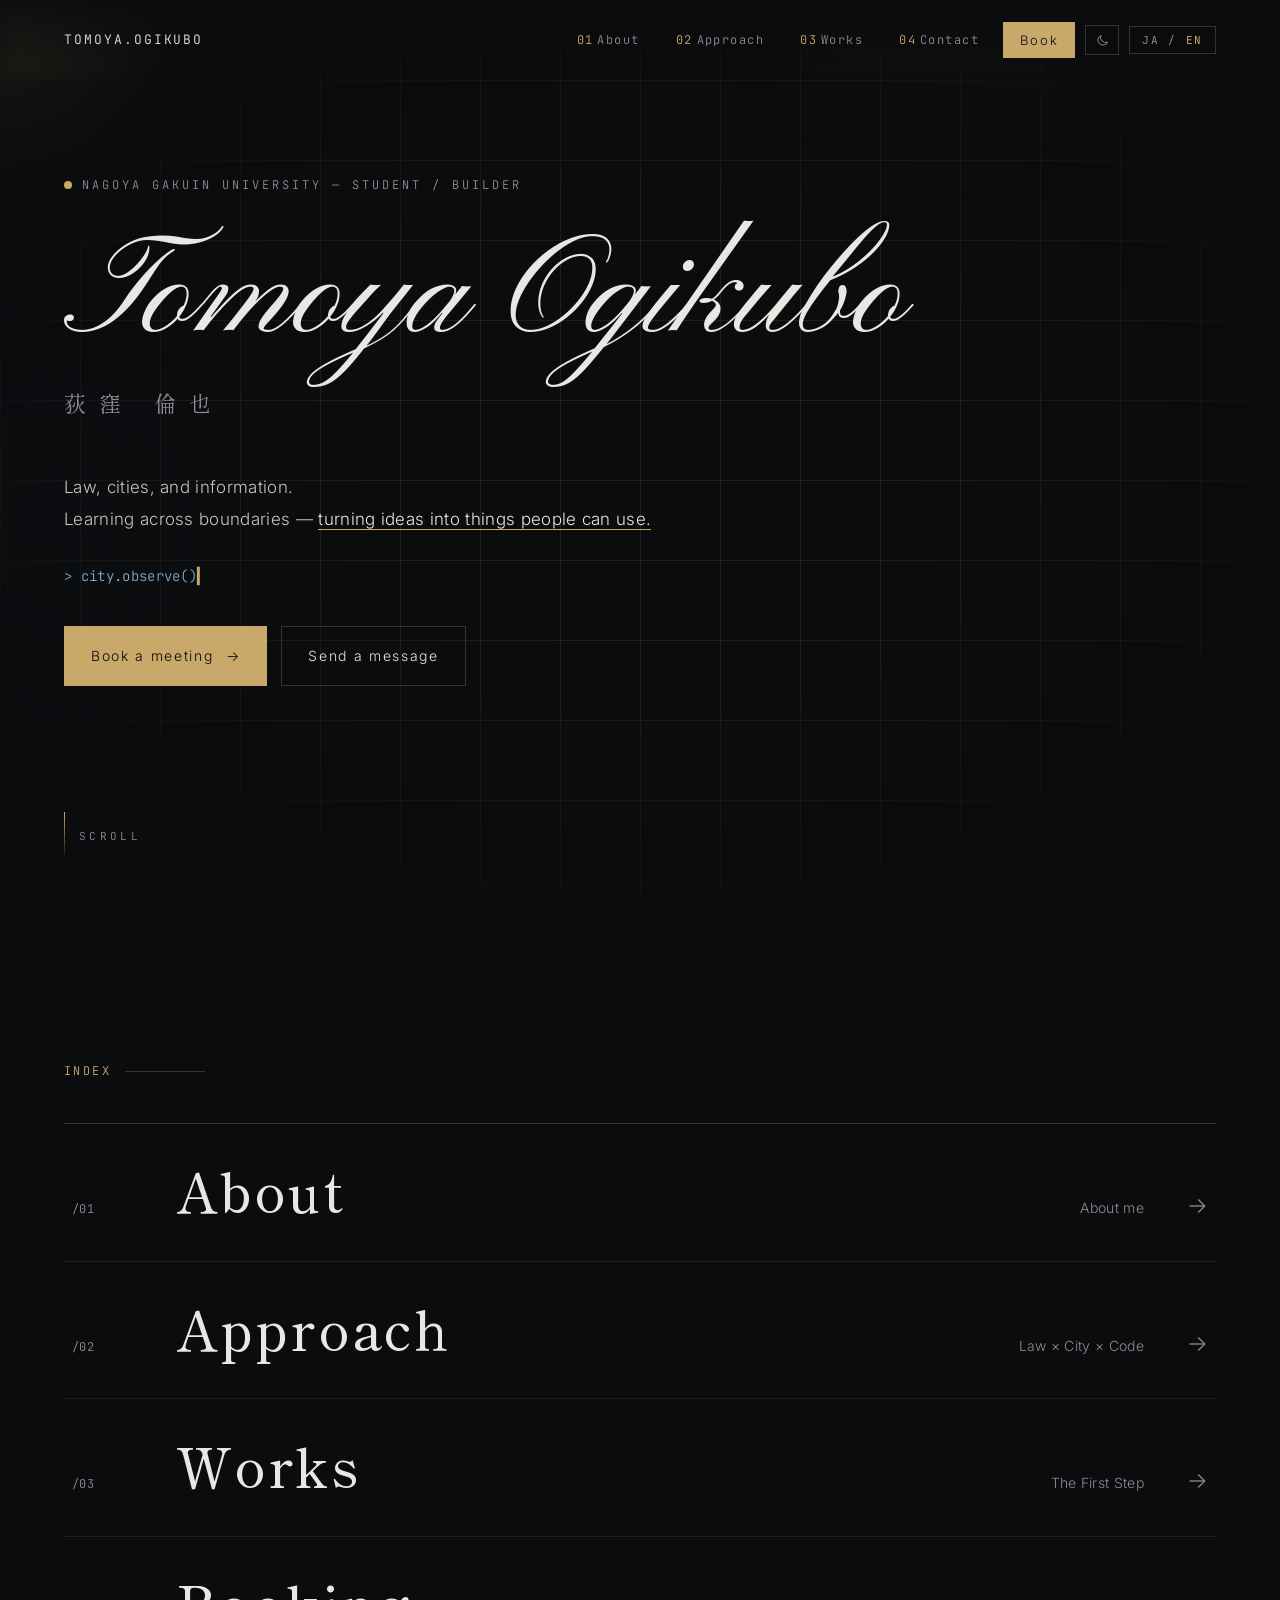
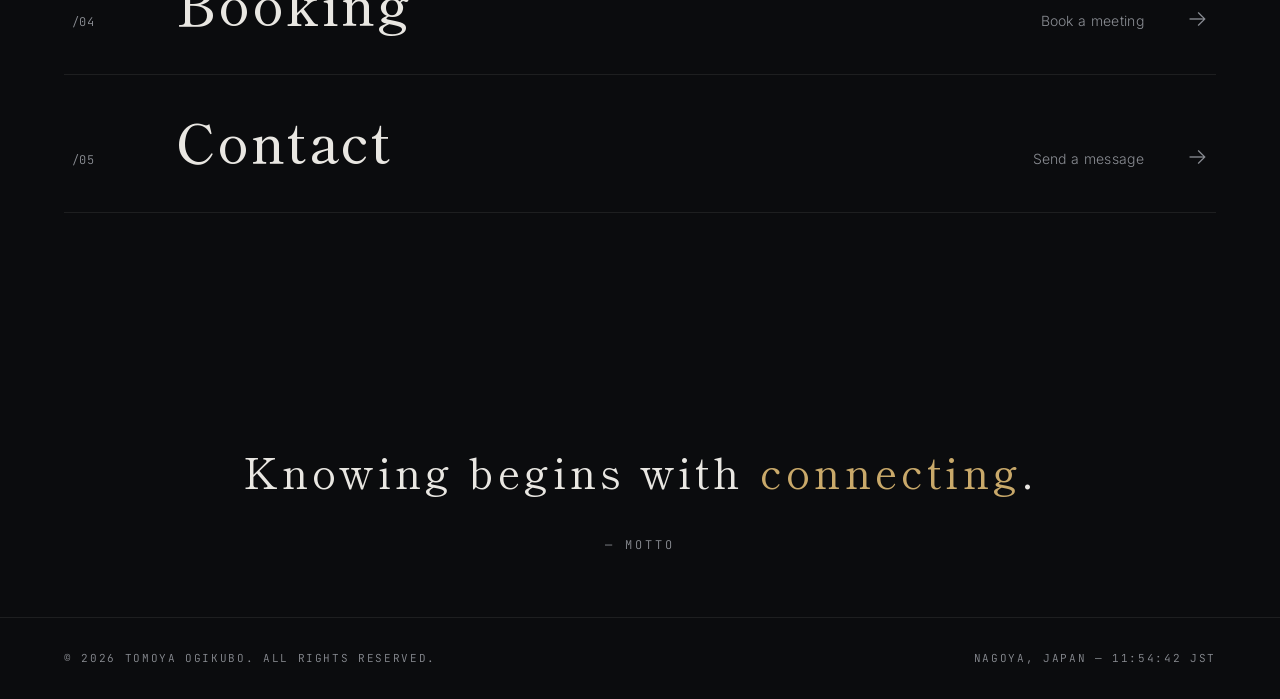
<file: index.html>
<!DOCTYPE html>
<html lang="ja">
<head>
<meta charset="UTF-8">
<meta name="viewport" content="width=device-width, initial-scale=1">
<title>Tomoya Ogikubo — 荻窪倫也</title>
<meta name="description" content="荻窪倫也（Tomoya Ogikubo）の自己紹介サイト。法・都市・情報の視点を行き来しながら、考えたことを使えるかたちにする。">
<meta property="og:title" content="Tomoya Ogikubo — 荻窪倫也">
<meta property="og:description" content="荻窪倫也（Tomoya Ogikubo）の自己紹介サイト。法・都市・情報の視点を行き来しながら、考えたことを使えるかたちにする。">
<meta property="og:type" content="website">
<meta property="og:url" content="https://tomoya-univ.github.io/">
<meta property="og:site_name" content="Tomoya Ogikubo">
<meta property="og:locale" content="ja_JP">
<meta property="og:image" content="https://tomoya-univ.github.io/og.png?v=3">
<meta property="og:image:width" content="1200">
<meta property="og:image:height" content="630">
<meta property="og:image:alt" content="考えたことを、使えるかたちにする。— 法 × 都市 × 情報">
<meta name="twitter:card" content="summary_large_image">
<meta name="theme-color" content="#0b0c0e">
<link rel="canonical" href="https://tomoya-univ.github.io/">
<link rel="icon" type="image/svg+xml" href="favicon.svg">
<link rel="icon" href="data:image/svg+xml,%3Csvg xmlns='http://www.w3.org/2000/svg' viewBox='0 0 64 64'%3E%3Crect width='64' height='64' rx='14' fill='%230b0c0e'/%3E%3Crect x='3' y='3' width='58' height='58' rx='11' fill='none' stroke='%23c9a96a' stroke-opacity='.35' stroke-width='1.5'/%3E%3Ctext x='32' y='43' text-anchor='middle' font-family='Georgia,serif' font-size='28' fill='%23e9e7e2' letter-spacing='1'%3ET%3Ctspan fill='%23c9a96a'%3E.%3C/tspan%3EO%3C/text%3E%3C/svg%3E">
<link rel="apple-touch-icon" href="apple-touch-icon.png">
<link rel="preconnect" href="https://fonts.googleapis.com">
<link rel="preconnect" href="https://fonts.gstatic.com" crossorigin>
<link href="https://fonts.googleapis.com/css2?family=Shippori+Mincho:wght@500;700&family=Noto+Sans+JP:wght@300;400;500&family=JetBrains+Mono:wght@400;500&family=Inter:wght@300;400;600&family=Pinyon+Script&display=swap" rel="stylesheet">
<link rel="stylesheet" href="style.css?v=14">
<script>try{document.documentElement.dataset.theme=localStorage.getItem("theme")||"dark"}catch(e){}</script>
</head>
<body data-title-ja="Tomoya Ogikubo — 荻窪倫也" data-title-en="Tomoya Ogikubo — Portfolio">
<div class="bg"></div>
<div id="cursor"></div>

<nav>
  <a href="index.html" class="logo">TOMOYA<b>.</b>OGIKUBO</a>
  <ul>
    <li><a href="about.html"><span>01</span>About</a></li>
    <li><a href="approach.html"><span>02</span>Approach</a></li>
    <li><a href="works.html"><span>03</span>Works</a></li>
    <li><a href="contact.html"><span>04</span>Contact</a></li>
  </ul>
<div class="ctrl">
  <a class="book" href="reserve.html" data-en="Book">予約</a>
  <button class="theme" id="theme" aria-label="Toggle theme"><svg class="moon" viewBox="0 0 24 24" fill="none" stroke="currentColor" stroke-width="1.5"><path d="M20 14.5A8 8 0 0 1 9.5 4a8 8 0 1 0 10.5 10.5z"/></svg><svg class="sun" viewBox="0 0 24 24" fill="none" stroke="currentColor" stroke-width="1.5"><circle cx="12" cy="12" r="4"/><path d="M12 2v2M12 20v2M2 12h2M20 12h2M4.9 4.9l1.4 1.4M17.7 17.7l1.4 1.4M4.9 19.1l1.4-1.4M17.7 6.3l1.4-1.4"/></svg></button>
  <button class="lang" id="lang" aria-label="Switch language"><b data-l="ja">JA</b> / <b data-l="en">EN</b></button>
  <button class="menu-btn" id="menu" aria-label="Menu"><i></i><i></i></button>
  </div>
</nav>
<div class="drawer">
  <a href="index.html"><span>00</span>Home</a>
  <a href="about.html"><span>01</span>About</a>
  <a href="approach.html"><span>02</span>Approach</a>
  <a href="works.html"><span>03</span>Works</a>
  <a href="contact.html"><span>04</span>Contact</a>
  <a href="reserve.html"><span>05</span>Booking</a>
</div>

<!-- HERO -->
<section class="hero" id="top">
  <div class="kicker rv"><i></i>NAGOYA GAKUIN UNIVERSITY — STUDENT / BUILDER</div>
  <h1 class="rv"><span class="script">Tomoya Ogikubo</span><span class="en">荻窪 倫也</span></h1>
  <p class="lead rv" data-en="Law, cities, and information.<br>Learning across boundaries — <em>turning ideas into things people can use.</em>">法・都市・情報。<br>領域の境界を越えて学び、<em>考えたことを、使えるかたちにする。</em></p>
  <div class="typed rv" id="typed"></div>
  <div class="cta rv">
    <a class="btn primary" href="reserve.html"><span data-en="Book a meeting">面談・打合せを予約する</span><i>→</i></a>
    <a class="btn ghost" href="contact.html#inquiry"><span data-en="Send a message">メッセージを送る</span></a>
  </div>
  <div class="scroll">SCROLL</div>
</section>

<!-- INDEX -->
<section>
  <div class="label rv">INDEX</div>
  <div class="index">
    <a class="rv" href="about.html">
      <div class="no">/01</div><h3>About</h3><p data-en="About me">私について</p><div class="arr">→</div>
    </a>
    <a class="rv" href="approach.html">
      <div class="no">/02</div><h3>Approach</h3><p data-en="Law × City × Code">法・都市・情報の3つの視点</p><div class="arr">→</div>
    </a>
    <a class="rv" href="works.html">
      <div class="no">/03</div><h3>Works</h3><p data-en="The First Step">はじめのいっぽ</p><div class="arr">→</div>
    </a>
    <a class="rv" href="reserve.html">
      <div class="no">/04</div><h3>Booking</h3><p data-en="Book a meeting">面談・打合せの予約</p><div class="arr">→</div>
    </a>
    <a class="rv" href="contact.html">
      <div class="no">/05</div><h3>Contact</h3><p data-en="Send a message">お問い合わせ</p><div class="arr">→</div>
    </a>
  </div>
</section>

<!-- QUOTE -->
<section class="quote">
  <blockquote class="rv" data-en="Knowing begins with <em>connecting</em>.">知ることは、<em>つなぐ</em>ことから始まる。</blockquote>
  <cite class="rv">— MOTTO</cite>
</section>

<footer>
  <span>© 2026 TOMOYA OGIKUBO. ALL RIGHTS RESERVED.</span>
  <span>NAGOYA, JAPAN — <span id="clock"></span> JST</span>
</footer>
<script src="main.js?v=3"></script>
<!-- Cloudflare Web Analytics --><script defer src='https://static.cloudflareinsights.com/beacon.min.js' data-cf-beacon='{"token": "f81fd8d30ae948d6ae78dea09ddb84f5"}'></script><!-- End Cloudflare Web Analytics -->
</body>
</html>
</file>
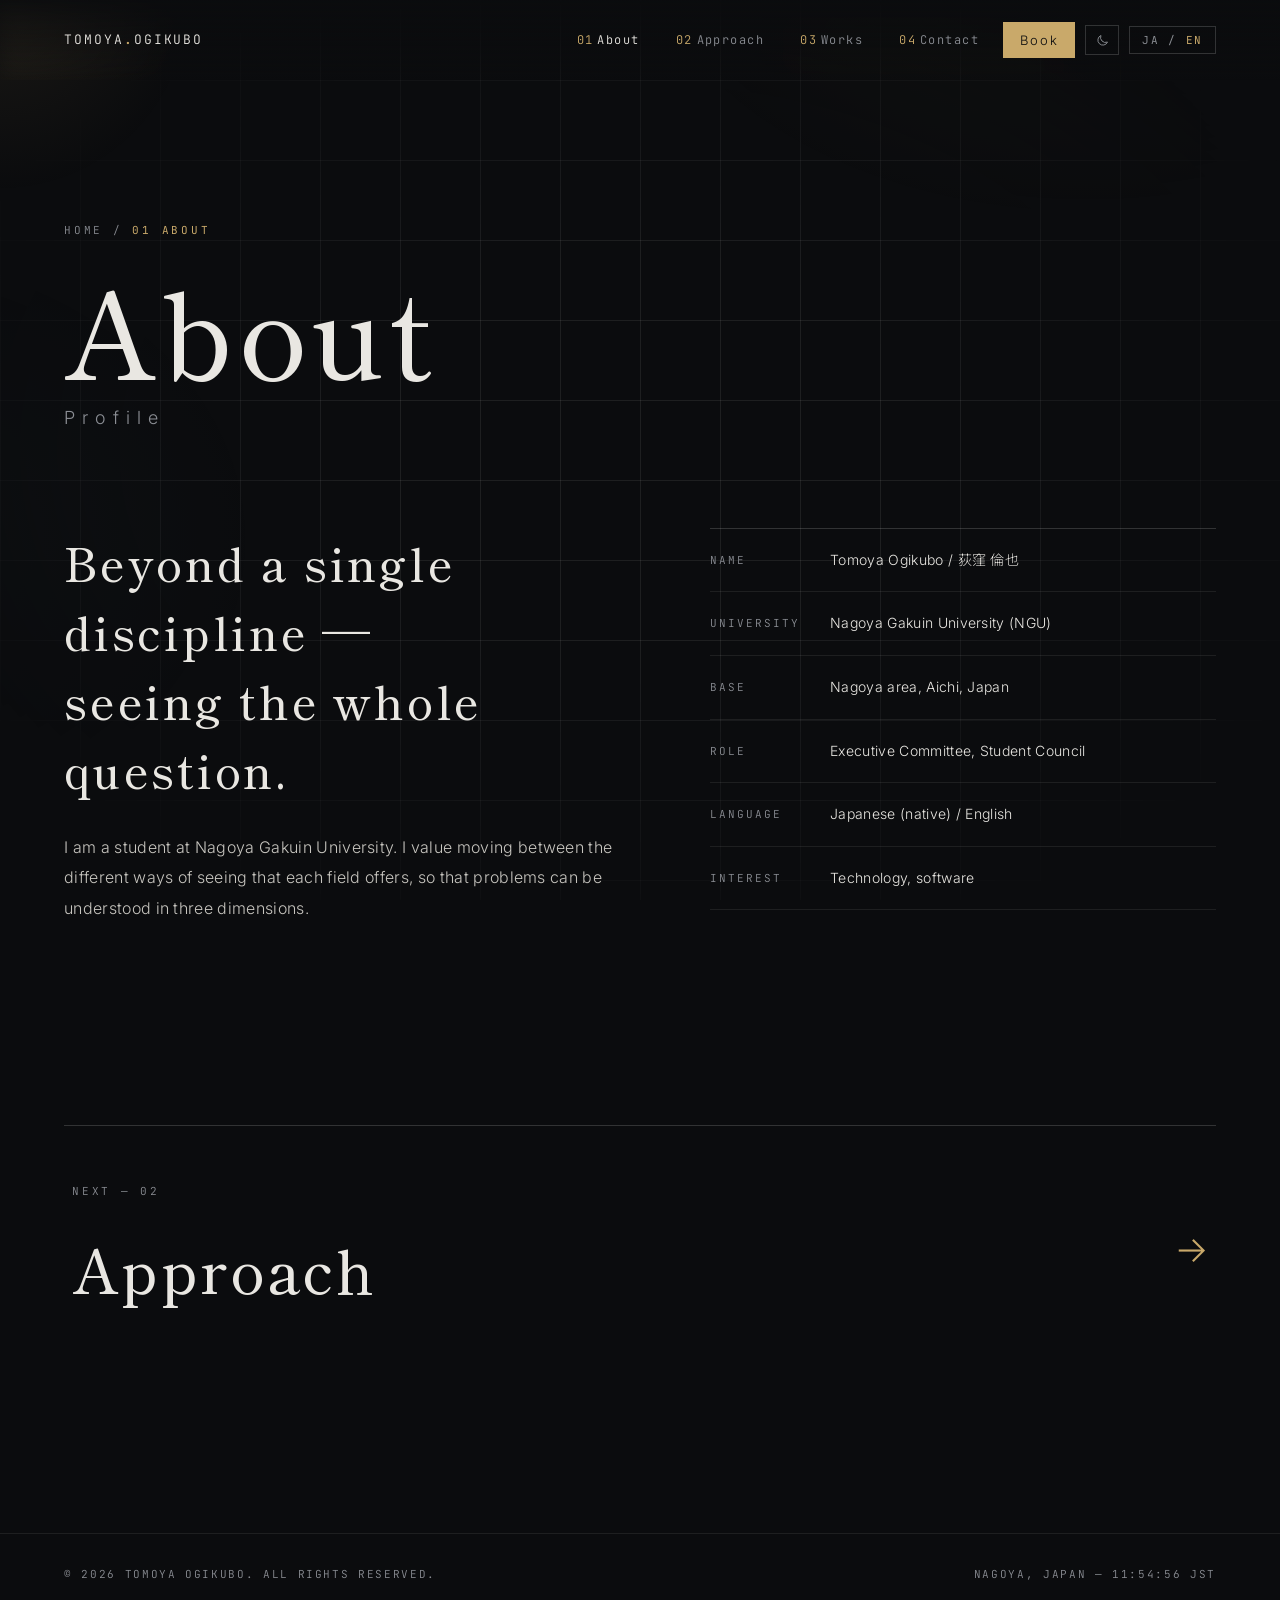
<file: about.html>
<!DOCTYPE html>
<html lang="ja">
<head>
<meta charset="UTF-8">
<meta name="viewport" content="width=device-width, initial-scale=1">
<title>About — Tomoya Ogikubo</title>
<meta name="description" content="荻窪倫也のプロフィール。名古屋学院大学で学びながら、法・都市・情報の視点でソフトウェアづくりに取り組んでいます。">
<meta property="og:title" content="About — Tomoya Ogikubo">
<meta property="og:description" content="荻窪倫也のプロフィール。名古屋学院大学で学びながら、法・都市・情報の視点でソフトウェアづくりに取り組んでいます。">
<meta property="og:type" content="website">
<meta property="og:url" content="https://tomoya-univ.github.io/about.html">
<meta property="og:site_name" content="Tomoya Ogikubo">
<meta property="og:locale" content="ja_JP">
<meta property="og:image" content="https://tomoya-univ.github.io/og.png?v=3">
<meta property="og:image:width" content="1200">
<meta property="og:image:height" content="630">
<meta property="og:image:alt" content="考えたことを、使えるかたちにする。— 法 × 都市 × 情報">
<meta name="twitter:card" content="summary_large_image">
<meta name="theme-color" content="#0b0c0e">
<link rel="canonical" href="https://tomoya-univ.github.io/about.html">
<link rel="icon" type="image/svg+xml" href="favicon.svg">
<link rel="icon" href="data:image/svg+xml,%3Csvg xmlns='http://www.w3.org/2000/svg' viewBox='0 0 64 64'%3E%3Crect width='64' height='64' rx='14' fill='%230b0c0e'/%3E%3Crect x='3' y='3' width='58' height='58' rx='11' fill='none' stroke='%23c9a96a' stroke-opacity='.35' stroke-width='1.5'/%3E%3Ctext x='32' y='43' text-anchor='middle' font-family='Georgia,serif' font-size='28' fill='%23e9e7e2' letter-spacing='1'%3ET%3Ctspan fill='%23c9a96a'%3E.%3C/tspan%3EO%3C/text%3E%3C/svg%3E">
<link rel="apple-touch-icon" href="apple-touch-icon.png">
<link rel="preconnect" href="https://fonts.googleapis.com">
<link rel="preconnect" href="https://fonts.gstatic.com" crossorigin>
<link href="https://fonts.googleapis.com/css2?family=Shippori+Mincho:wght@500;700&family=Noto+Sans+JP:wght@300;400;500&family=JetBrains+Mono:wght@400;500&family=Inter:wght@300;400;600&display=swap" rel="stylesheet">
<link rel="stylesheet" href="style.css?v=14">
<script>try{document.documentElement.dataset.theme=localStorage.getItem("theme")||"dark"}catch(e){}</script>
</head>
<body data-title-ja="About — Tomoya Ogikubo" data-title-en="About — Tomoya Ogikubo">
<div class="bg"></div>
<div id="cursor"></div>

<nav>
  <a href="index.html" class="logo">TOMOYA<b>.</b>OGIKUBO</a>
  <ul>
    <li><a href="about.html" class="active"><span>01</span>About</a></li>
    <li><a href="approach.html"><span>02</span>Approach</a></li>
    <li><a href="works.html"><span>03</span>Works</a></li>
    <li><a href="contact.html"><span>04</span>Contact</a></li>
  </ul>
<div class="ctrl">
  <a class="book" href="reserve.html" data-en="Book">予約</a>
  <button class="theme" id="theme" aria-label="Toggle theme"><svg class="moon" viewBox="0 0 24 24" fill="none" stroke="currentColor" stroke-width="1.5"><path d="M20 14.5A8 8 0 0 1 9.5 4a8 8 0 1 0 10.5 10.5z"/></svg><svg class="sun" viewBox="0 0 24 24" fill="none" stroke="currentColor" stroke-width="1.5"><circle cx="12" cy="12" r="4"/><path d="M12 2v2M12 20v2M2 12h2M20 12h2M4.9 4.9l1.4 1.4M17.7 17.7l1.4 1.4M4.9 19.1l1.4-1.4M17.7 6.3l1.4-1.4"/></svg></button>
  <button class="lang" id="lang" aria-label="Switch language"><b data-l="ja">JA</b> / <b data-l="en">EN</b></button>
  <button class="menu-btn" id="menu" aria-label="Menu"><i></i><i></i></button>
  </div>
</nav>
<div class="drawer">
  <a href="index.html"><span>00</span>Home</a>
  <a href="about.html"><span>01</span>About</a>
  <a href="approach.html"><span>02</span>Approach</a>
  <a href="works.html"><span>03</span>Works</a>
  <a href="contact.html"><span>04</span>Contact</a>
  <a href="reserve.html"><span>05</span>Booking</a>
</div>

<header class="phead" style="max-width:1280px;margin:0 auto;padding-left:clamp(20px,5vw,64px);padding-right:clamp(20px,5vw,64px)">
  <div class="crumb rv"><a href="index.html">HOME</a> / <b>01 ABOUT</b></div>
  <h1 class="rv">About<small data-en="Profile">私について</small></h1>
</header>

<!-- ABOUT -->
<section id="about">
  <div class="about">
    <div>
      <h2 class="rv" data-en="Beyond a single discipline —<br>seeing the whole question.">ひとつの専門に閉じず、<br>問いの全体像をつかむ。</h2>
      <p class="rv" data-en="I am a student at Nagoya Gakuin University. I value moving between the different ways of seeing that each field offers, so that problems can be understood in three dimensions.">名古屋学院大学に在籍しています。分野ごとに異なる「ものの見方」を行き来することで、課題をより立体的に捉えることを大切にしています。</p>
    </div>
    <dl class="facts rv">
      <div><dt>NAME</dt><dd data-en="Tomoya Ogikubo / 荻窪 倫也">荻窪 倫也 / Tomoya Ogikubo</dd></div>
      <div><dt>UNIVERSITY</dt><dd data-en="Nagoya Gakuin University (NGU)">名古屋学院大学（NGU）</dd></div>
      <div><dt>BASE</dt><dd data-en="Nagoya area, Aichi, Japan">愛知県 名古屋エリア</dd></div>
      <div><dt>ROLE</dt><dd data-en="Executive Committee, Student Council">学生自治会 執行委員会</dd></div>
      <div><dt>LANGUAGE</dt><dd data-en="Japanese (native) / English">日本語（母語）／ English</dd></div>
      <div><dt>INTEREST</dt><dd data-en="Technology, software">テクノロジー・ソフトウェア</dd></div>
    </dl>
  </div>
</section>

<section class="next-wrap"><a class="next rv" href="approach.html"><div><span class="k">NEXT — 02</span><b>Approach</b></div><span class="arr">→</span></a></section>

<footer>
  <span>© 2026 TOMOYA OGIKUBO. ALL RIGHTS RESERVED.</span>
  <span>NAGOYA, JAPAN — <span id="clock"></span> JST</span>
</footer>
<script src="main.js?v=3"></script>
<!-- Cloudflare Web Analytics --><script defer src='https://static.cloudflareinsights.com/beacon.min.js' data-cf-beacon='{"token": "f81fd8d30ae948d6ae78dea09ddb84f5"}'></script><!-- End Cloudflare Web Analytics -->
</body>
</html>
</file>
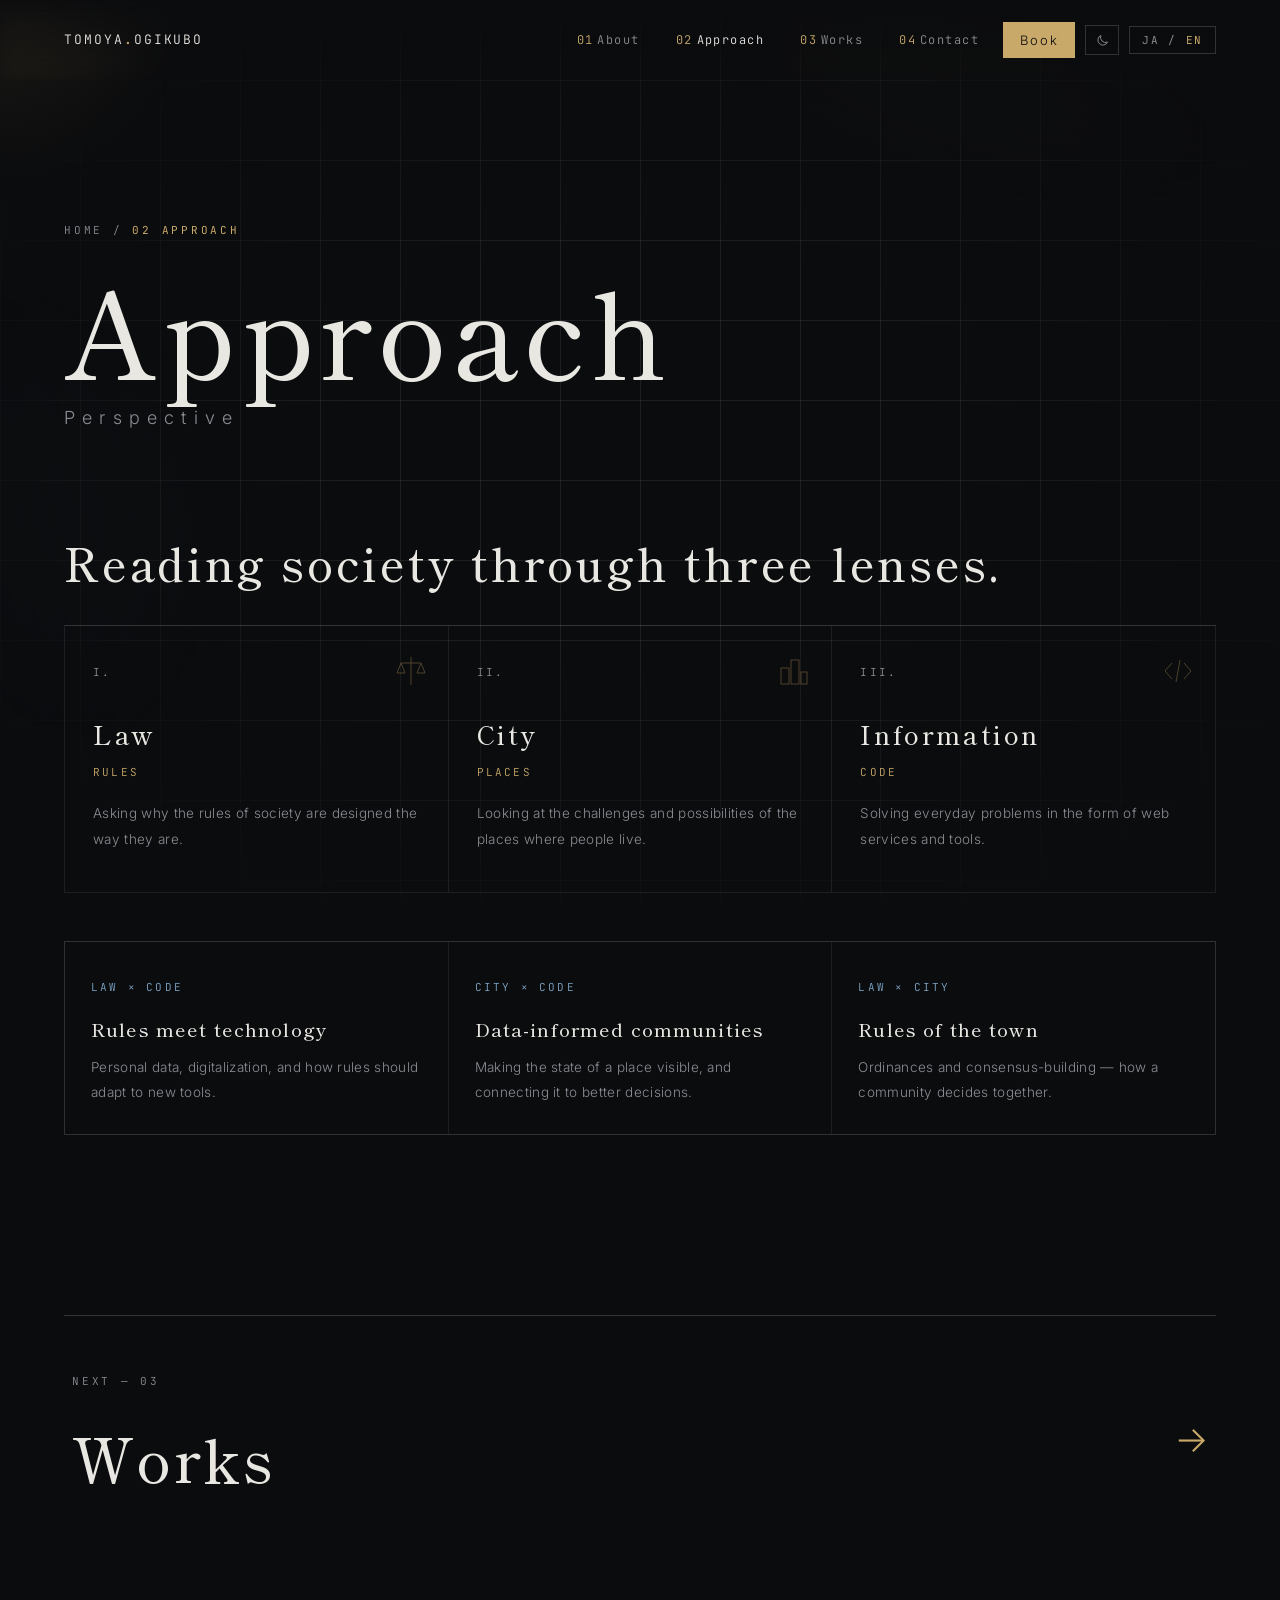
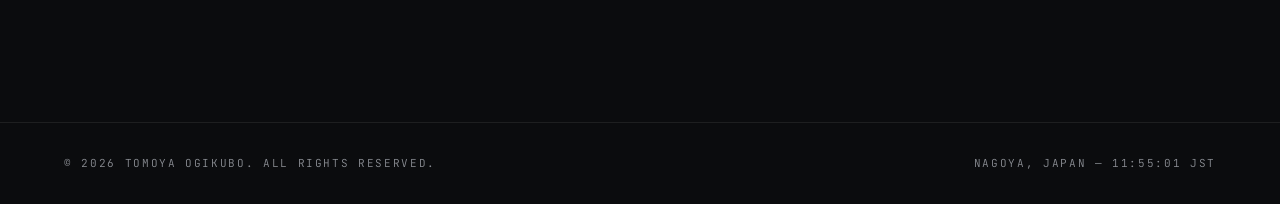
<file: approach.html>
<!DOCTYPE html>
<html lang="ja">
<head>
<meta charset="UTF-8">
<meta name="viewport" content="width=device-width, initial-scale=1">
<title>Approach — Tomoya Ogikubo</title>
<meta name="description" content="法・都市・情報という3つの視点と、その掛け合わせから物事を考えるアプローチ。">
<meta property="og:title" content="Approach — Tomoya Ogikubo">
<meta property="og:description" content="法・都市・情報という3つの視点と、その掛け合わせから物事を考えるアプローチ。">
<meta property="og:type" content="website">
<meta property="og:url" content="https://tomoya-univ.github.io/approach.html">
<meta property="og:site_name" content="Tomoya Ogikubo">
<meta property="og:locale" content="ja_JP">
<meta property="og:image" content="https://tomoya-univ.github.io/og.png?v=3">
<meta property="og:image:width" content="1200">
<meta property="og:image:height" content="630">
<meta property="og:image:alt" content="考えたことを、使えるかたちにする。— 法 × 都市 × 情報">
<meta name="twitter:card" content="summary_large_image">
<meta name="theme-color" content="#0b0c0e">
<link rel="canonical" href="https://tomoya-univ.github.io/approach.html">
<link rel="icon" type="image/svg+xml" href="favicon.svg">
<link rel="icon" href="data:image/svg+xml,%3Csvg xmlns='http://www.w3.org/2000/svg' viewBox='0 0 64 64'%3E%3Crect width='64' height='64' rx='14' fill='%230b0c0e'/%3E%3Crect x='3' y='3' width='58' height='58' rx='11' fill='none' stroke='%23c9a96a' stroke-opacity='.35' stroke-width='1.5'/%3E%3Ctext x='32' y='43' text-anchor='middle' font-family='Georgia,serif' font-size='28' fill='%23e9e7e2' letter-spacing='1'%3ET%3Ctspan fill='%23c9a96a'%3E.%3C/tspan%3EO%3C/text%3E%3C/svg%3E">
<link rel="apple-touch-icon" href="apple-touch-icon.png">
<link rel="preconnect" href="https://fonts.googleapis.com">
<link rel="preconnect" href="https://fonts.gstatic.com" crossorigin>
<link href="https://fonts.googleapis.com/css2?family=Shippori+Mincho:wght@500;700&family=Noto+Sans+JP:wght@300;400;500&family=JetBrains+Mono:wght@400;500&family=Inter:wght@300;400;600&display=swap" rel="stylesheet">
<link rel="stylesheet" href="style.css?v=14">
<script>try{document.documentElement.dataset.theme=localStorage.getItem("theme")||"dark"}catch(e){}</script>
</head>
<body data-title-ja="Approach — Tomoya Ogikubo" data-title-en="Approach — Tomoya Ogikubo">
<div class="bg"></div>
<div id="cursor"></div>

<nav>
  <a href="index.html" class="logo">TOMOYA<b>.</b>OGIKUBO</a>
  <ul>
    <li><a href="about.html"><span>01</span>About</a></li>
    <li><a href="approach.html" class="active"><span>02</span>Approach</a></li>
    <li><a href="works.html"><span>03</span>Works</a></li>
    <li><a href="contact.html"><span>04</span>Contact</a></li>
  </ul>
<div class="ctrl">
  <a class="book" href="reserve.html" data-en="Book">予約</a>
  <button class="theme" id="theme" aria-label="Toggle theme"><svg class="moon" viewBox="0 0 24 24" fill="none" stroke="currentColor" stroke-width="1.5"><path d="M20 14.5A8 8 0 0 1 9.5 4a8 8 0 1 0 10.5 10.5z"/></svg><svg class="sun" viewBox="0 0 24 24" fill="none" stroke="currentColor" stroke-width="1.5"><circle cx="12" cy="12" r="4"/><path d="M12 2v2M12 20v2M2 12h2M20 12h2M4.9 4.9l1.4 1.4M17.7 17.7l1.4 1.4M4.9 19.1l1.4-1.4M17.7 6.3l1.4-1.4"/></svg></button>
  <button class="lang" id="lang" aria-label="Switch language"><b data-l="ja">JA</b> / <b data-l="en">EN</b></button>
  <button class="menu-btn" id="menu" aria-label="Menu"><i></i><i></i></button>
  </div>
</nav>
<div class="drawer">
  <a href="index.html"><span>00</span>Home</a>
  <a href="about.html"><span>01</span>About</a>
  <a href="approach.html"><span>02</span>Approach</a>
  <a href="works.html"><span>03</span>Works</a>
  <a href="contact.html"><span>04</span>Contact</a>
  <a href="reserve.html"><span>05</span>Booking</a>
</div>

<header class="phead" style="max-width:1280px;margin:0 auto;padding-left:clamp(20px,5vw,64px);padding-right:clamp(20px,5vw,64px)">
  <div class="crumb rv"><a href="index.html">HOME</a> / <b>02 APPROACH</b></div>
  <h1 class="rv">Approach<small data-en="Perspective">考え方</small></h1>
</header>

<!-- APPROACH -->
<section id="approach">
  <h2 class="rv" data-en="Reading society through three lenses.">3つの視点で、社会を読む。</h2>
  <div class="fields rv">
    <div class="field">
      <svg width="34" height="34" viewBox="0 0 34 34" fill="none" stroke="#c9a96a"><path d="M17 3v28M7 9h20M7 9l-4 10h8zM27 9l-4 10h8z"/></svg>
      <div class="no">I.</div><h3 data-en="Law">法</h3><div class="en">RULES</div>
      <p data-en="Asking why the rules of society are designed the way they are.">社会のルールが「なぜそう設計されているか」を考える。</p>
    </div>
    <div class="field">
      <svg width="34" height="34" viewBox="0 0 34 34" fill="none" stroke="#c9a96a"><rect x="4" y="14" width="8" height="16"/><rect x="14" y="6" width="8" height="24"/><rect x="24" y="18" width="6" height="12"/></svg>
      <div class="no">II.</div><h3 data-en="City">都市</h3><div class="en">PLACES</div>
      <p data-en="Looking at the challenges and possibilities of the places where people live.">人が暮らすまちの課題と、その可能性に目を向ける。</p>
    </div>
    <div class="field">
      <svg width="34" height="34" viewBox="0 0 34 34" fill="none" stroke="#c9a96a"><path d="M11 9l-7 8 7 8M23 9l7 8-7 8M19 6l-4 22"/></svg>
      <div class="no">III.</div><h3 data-en="Information">情報</h3><div class="en">CODE</div>
      <p data-en="Solving everyday problems in the form of web services and tools.">身近な課題を、Webサービスやツールのかたちで解く。</p>
    </div>
  </div>
  <div class="cross rv">
    <div><span class="eq">LAW × CODE</span><b data-en="Rules meet technology">ルール × テクノロジー</b><p data-en="Personal data, digitalization, and how rules should adapt to new tools.">個人情報やデジタル化。新しい道具に、ルールはどう向き合うか。</p></div>
    <div><span class="eq">CITY × CODE</span><b data-en="Data-informed communities">データで見るまちづくり</b><p data-en="Making the state of a place visible, and connecting it to better decisions.">まちの姿を見える化し、より良い判断へつなげる。</p></div>
    <div><span class="eq">LAW × CITY</span><b data-en="Rules of the town">まちのルール</b><p data-en="Ordinances and consensus-building — how a community decides together.">条例や合意形成。みんなで決めるための仕組みを考える。</p></div>
  </div>
</section>

<section class="next-wrap"><a class="next rv" href="works.html"><div><span class="k">NEXT — 03</span><b>Works</b></div><span class="arr">→</span></a></section>

<footer>
  <span>© 2026 TOMOYA OGIKUBO. ALL RIGHTS RESERVED.</span>
  <span>NAGOYA, JAPAN — <span id="clock"></span> JST</span>
</footer>
<script src="main.js?v=3"></script>
<!-- Cloudflare Web Analytics --><script defer src='https://static.cloudflareinsights.com/beacon.min.js' data-cf-beacon='{"token": "f81fd8d30ae948d6ae78dea09ddb84f5"}'></script><!-- End Cloudflare Web Analytics -->
</body>
</html>
</file>
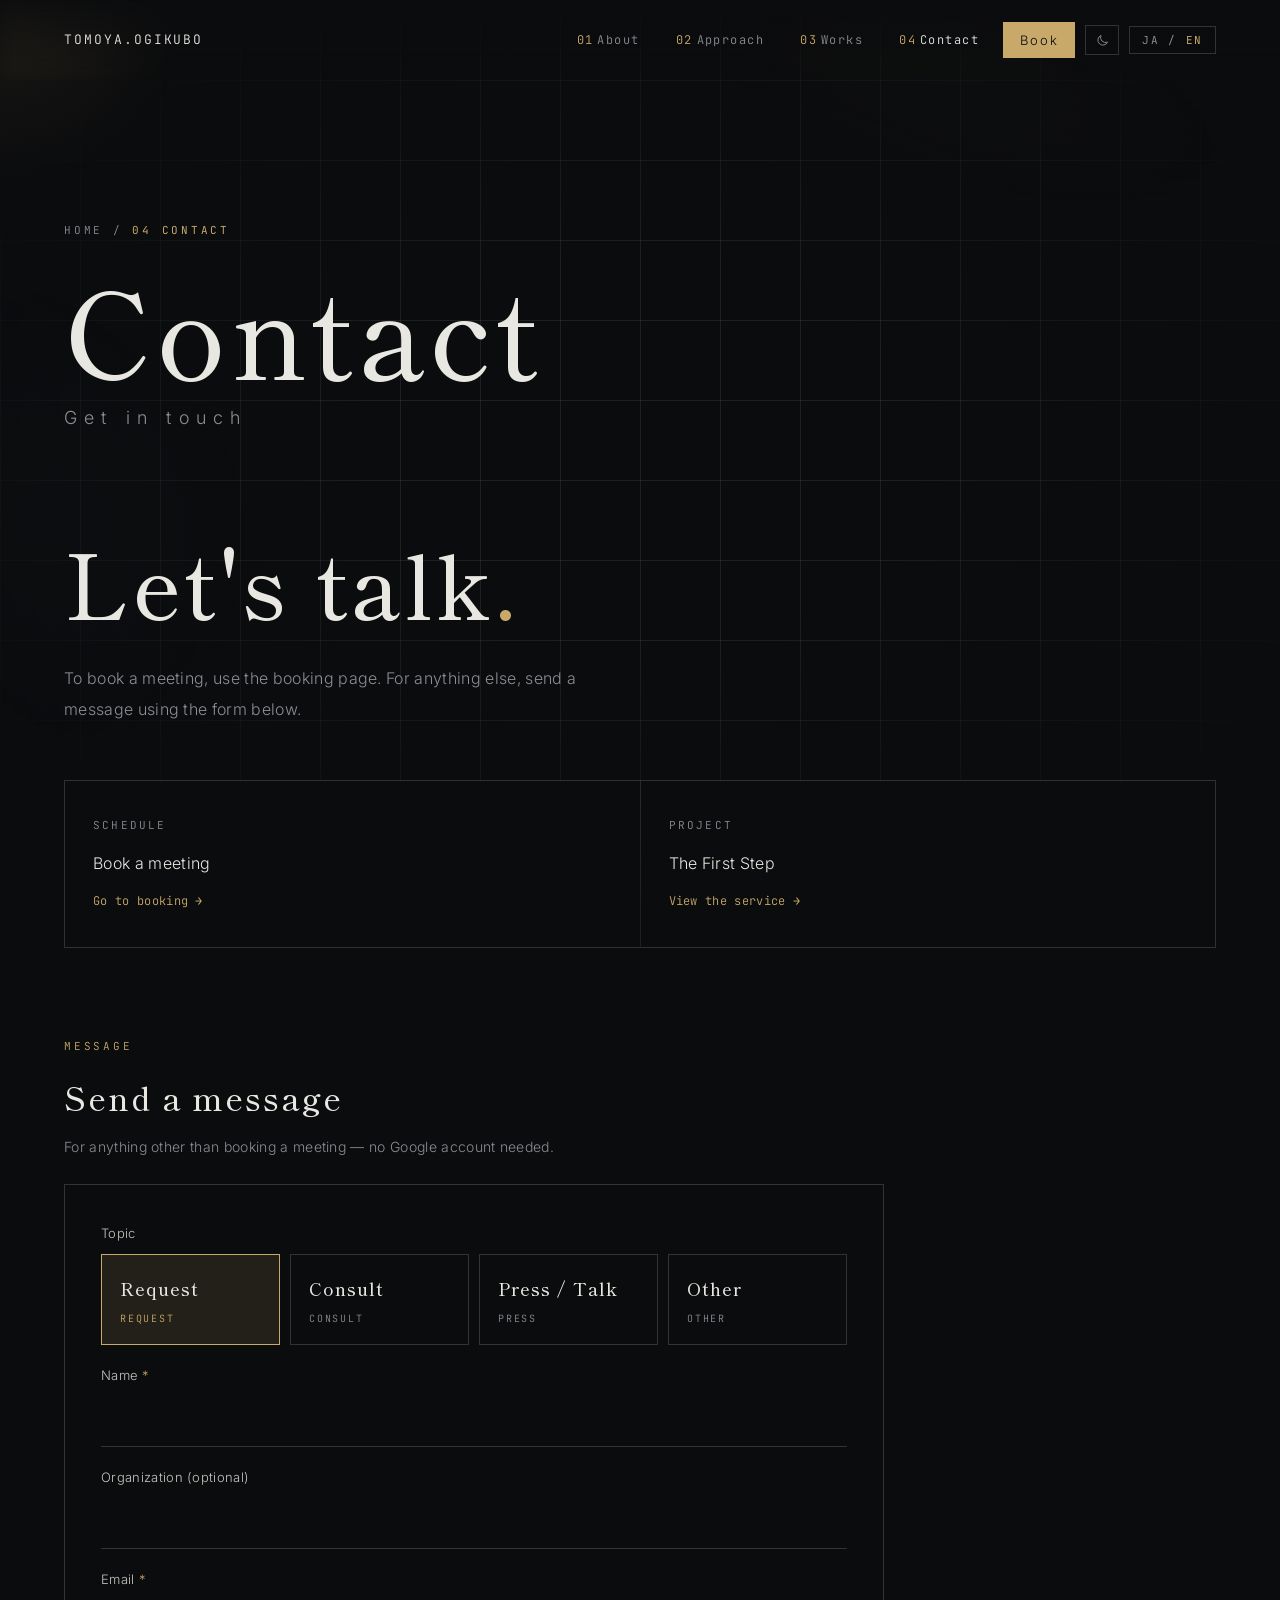
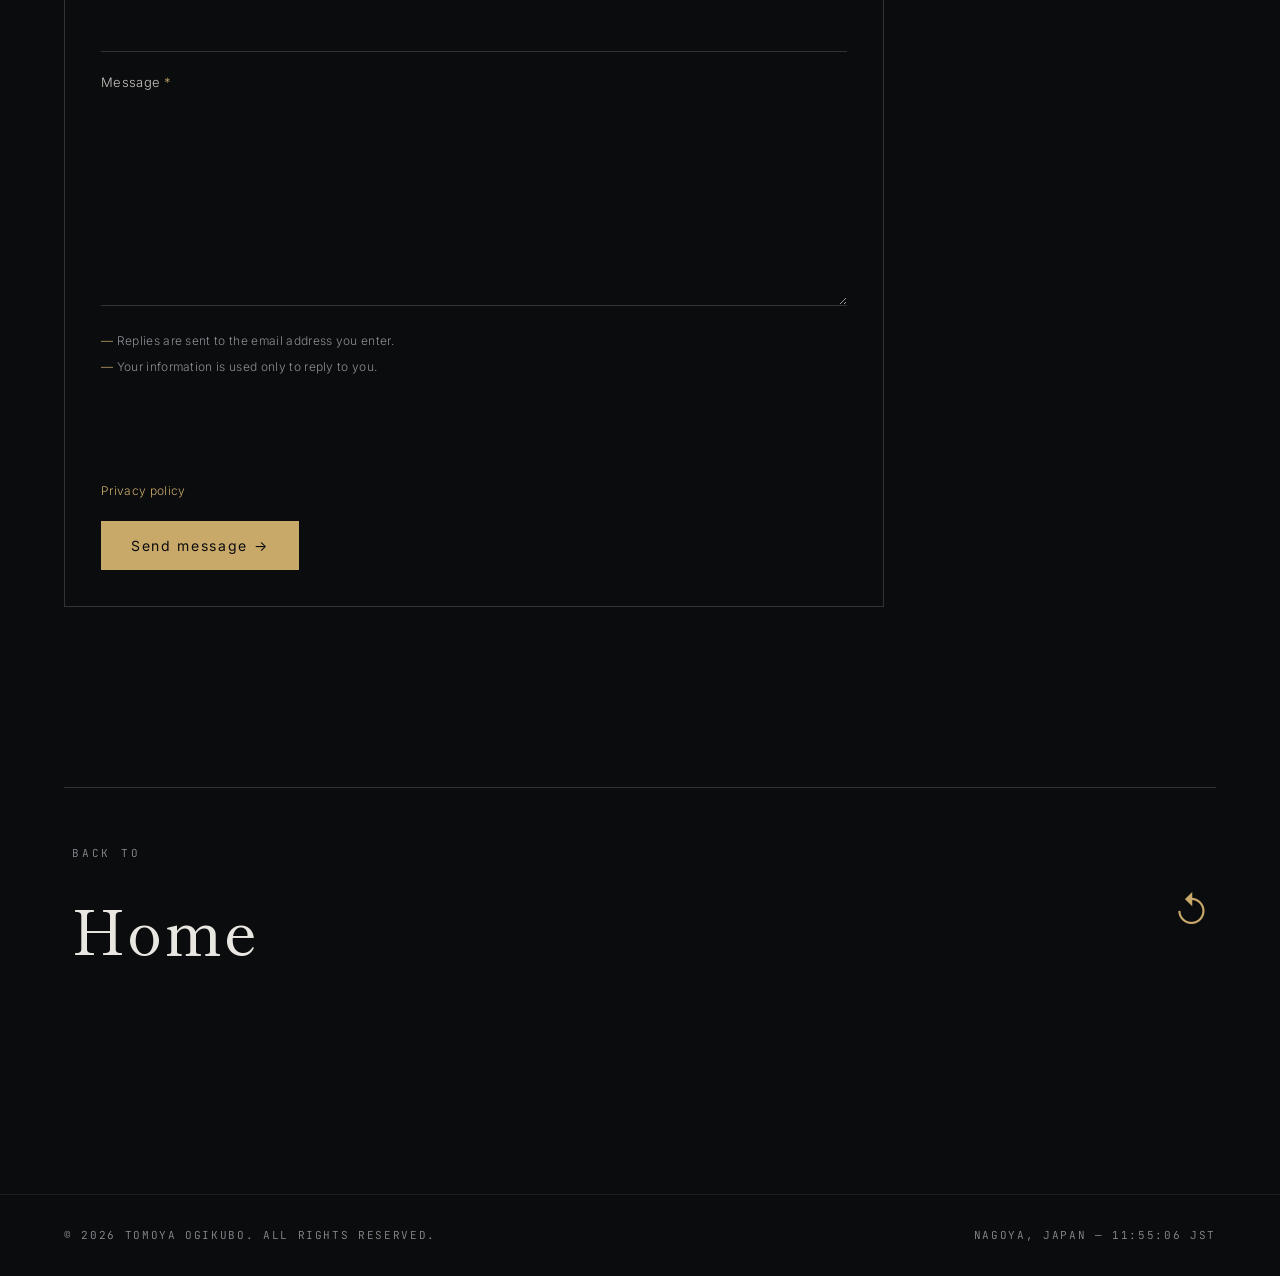
<file: contact.html>
<!DOCTYPE html>
<html lang="ja">
<head>
<meta charset="UTF-8">
<meta name="viewport" content="width=device-width, initial-scale=1">
<title>Contact — Tomoya Ogikubo</title>
<meta name="description" content="荻窪倫也へのお問い合わせ。打合せのご予約とメッセージの送信はこちらから。">
<meta property="og:title" content="Contact — Tomoya Ogikubo">
<meta property="og:description" content="荻窪倫也へのお問い合わせ。打合せのご予約とメッセージの送信はこちらから。">
<meta property="og:type" content="website">
<meta property="og:url" content="https://tomoya-univ.github.io/contact.html">
<meta property="og:site_name" content="Tomoya Ogikubo">
<meta property="og:locale" content="ja_JP">
<meta property="og:image" content="https://tomoya-univ.github.io/og.png?v=3">
<meta property="og:image:width" content="1200">
<meta property="og:image:height" content="630">
<meta property="og:image:alt" content="考えたことを、使えるかたちにする。— 法 × 都市 × 情報">
<meta name="twitter:card" content="summary_large_image">
<meta name="theme-color" content="#0b0c0e">
<link rel="canonical" href="https://tomoya-univ.github.io/contact.html">
<link rel="icon" type="image/svg+xml" href="favicon.svg">
<link rel="icon" href="data:image/svg+xml,%3Csvg xmlns='http://www.w3.org/2000/svg' viewBox='0 0 64 64'%3E%3Crect width='64' height='64' rx='14' fill='%230b0c0e'/%3E%3Crect x='3' y='3' width='58' height='58' rx='11' fill='none' stroke='%23c9a96a' stroke-opacity='.35' stroke-width='1.5'/%3E%3Ctext x='32' y='43' text-anchor='middle' font-family='Georgia,serif' font-size='28' fill='%23e9e7e2' letter-spacing='1'%3ET%3Ctspan fill='%23c9a96a'%3E.%3C/tspan%3EO%3C/text%3E%3C/svg%3E">
<link rel="apple-touch-icon" href="apple-touch-icon.png">
<link rel="preconnect" href="https://fonts.googleapis.com">
<link rel="preconnect" href="https://fonts.gstatic.com" crossorigin>
<link href="https://fonts.googleapis.com/css2?family=Shippori+Mincho:wght@500;700&family=Noto+Sans+JP:wght@300;400;500&family=JetBrains+Mono:wght@400;500&family=Inter:wght@300;400;600&display=swap" rel="stylesheet">
<link rel="stylesheet" href="style.css?v=14">
<script>try{document.documentElement.dataset.theme=localStorage.getItem("theme")||"dark"}catch(e){}</script>
</head>
<body data-title-ja="Contact — Tomoya Ogikubo" data-title-en="Contact — Tomoya Ogikubo">
<div class="bg"></div>
<div id="cursor"></div>

<nav>
  <a href="index.html" class="logo">TOMOYA<b>.</b>OGIKUBO</a>
  <ul>
    <li><a href="about.html"><span>01</span>About</a></li>
    <li><a href="approach.html"><span>02</span>Approach</a></li>
    <li><a href="works.html"><span>03</span>Works</a></li>
    <li><a href="contact.html" class="active"><span>04</span>Contact</a></li>
  </ul>
<div class="ctrl">
  <a class="book" href="reserve.html" data-en="Book">予約</a>
  <button class="theme" id="theme" aria-label="Toggle theme"><svg class="moon" viewBox="0 0 24 24" fill="none" stroke="currentColor" stroke-width="1.5"><path d="M20 14.5A8 8 0 0 1 9.5 4a8 8 0 1 0 10.5 10.5z"/></svg><svg class="sun" viewBox="0 0 24 24" fill="none" stroke="currentColor" stroke-width="1.5"><circle cx="12" cy="12" r="4"/><path d="M12 2v2M12 20v2M2 12h2M20 12h2M4.9 4.9l1.4 1.4M17.7 17.7l1.4 1.4M4.9 19.1l1.4-1.4M17.7 6.3l1.4-1.4"/></svg></button>
  <button class="lang" id="lang" aria-label="Switch language"><b data-l="ja">JA</b> / <b data-l="en">EN</b></button>
  <button class="menu-btn" id="menu" aria-label="Menu"><i></i><i></i></button>
  </div>
</nav>
<div class="drawer">
  <a href="index.html"><span>00</span>Home</a>
  <a href="about.html"><span>01</span>About</a>
  <a href="approach.html"><span>02</span>Approach</a>
  <a href="works.html"><span>03</span>Works</a>
  <a href="contact.html"><span>04</span>Contact</a>
  <a href="reserve.html"><span>05</span>Booking</a>
</div>

<header class="phead" style="max-width:1280px;margin:0 auto;padding-left:clamp(20px,5vw,64px);padding-right:clamp(20px,5vw,64px)">
  <div class="crumb rv"><a href="index.html">HOME</a> / <b>04 CONTACT</b></div>
  <h1 class="rv">Contact<small data-en="Get in touch">お問い合わせ</small></h1>
</header>

<!-- CONTACT -->
<section class="contact" id="contact">
  <h2 class="rv">Let's talk<span>.</span></h2>
  <p class="rv" style="color:var(--mut);max-width:560px" data-en="To book a meeting, use the booking page. For anything else, send a message using the form below.">打合せのご予約は予約ページから、そのほかのご連絡は下のフォームからお送りください。</p>
  <div class="cgrid rv">
    <a class="cbox" href="reserve.html">
      <div class="k">SCHEDULE</div>
      <div class="v" data-en="Book a meeting">面談・打合せの予約</div>
      <div class="go" data-en="Go to booking →">予約ページへ →</div>
    </a>
    <a class="cbox" href="https://tomoya-univ.github.io/the-first-step-japan/" target="_blank" rel="noopener">
      <div class="k">PROJECT</div>
      <div class="v" data-en="The First Step">はじめのいっぽ</div>
      <div class="go" data-en="View the service →">サービスを見る →</div>
    </a>
  </div>

  <div class="inq rv" id="inquiry">
    <div class="inq-head">
      <span class="k">MESSAGE</span>
      <h3 data-en="Send a message">メッセージを送る</h3>
      <p data-en="For anything other than booking a meeting — no Google account needed.">予約以外のご連絡はこちらから。Googleアカウントは不要です。</p>
    </div>
    <form class="bk form" id="cform" novalidate>
      <fieldset class="mode topics">
        <legend data-en="Topic">お問い合わせの種類</legend>
        <label class="opt"><input type="radio" name="topic" value="request" checked><span class="box"><b data-en="Request">ご依頼</b><small>REQUEST</small></span></label>
        <label class="opt"><input type="radio" name="topic" value="consult"><span class="box"><b data-en="Consult">ご相談</b><small>CONSULT</small></span></label>
        <label class="opt"><input type="radio" name="topic" value="press"><span class="box"><b data-en="Press / Talk">取材・登壇</b><small>PRESS</small></span></label>
        <label class="opt"><input type="radio" name="topic" value="other"><span class="box"><b data-en="Other">その他</b><small>OTHER</small></span></label>
      </fieldset>
      <label><span data-en="Name">お名前</span><em>*</em><input name="name" required maxlength="60" autocomplete="name"></label>
      <label><span data-en="Organization (optional)">ご所属（任意）</span><input name="org" maxlength="100" autocomplete="organization"></label>
      <label><span data-en="Email">メールアドレス</span><em>*</em><input name="email" type="email" required maxlength="120" autocomplete="email"></label>
      <label><span data-en="Message">本文</span><em>*</em><textarea name="message" rows="6" maxlength="3000" required></textarea></label>
      <label class="hp" aria-hidden="true">Website<input name="website" tabindex="-1" autocomplete="off"></label>
      <ul class="terms">
        <li data-en="Replies are sent to the email address you enter.">ご返信は、ご入力のメールアドレス宛てにお送りします。</li>
        <li data-en="Your information is used only to reply to you.">いただいた情報は、ご返信のためにのみ使用します。</li>
      </ul>
      <div class="cf" id="cf"></div>
      <p class="bk-privacy"><a href="privacy.html" data-en="Privacy policy">プライバシーポリシー</a></p>
      <p class="err" id="cErr" hidden></p>
      <button class="submit" id="cSubmit" type="submit" data-en="Send message →">送信する →</button>
    </form>
    <div class="bk done" id="cDone" hidden>
      <div class="check">✓</div>
      <h3 data-en="Message sent">送信しました</h3>
      <p data-en="Thank you. I will get back to you by email.">お問い合わせありがとうございます。内容を確認のうえ、メールでご返信します。</p>
      <button class="link" id="cAgain" type="button" data-en="Send another">別のメッセージを送る</button>
    </div>
  </div>
</section>

<section class="next-wrap"><a class="next rv" href="index.html"><div><span class="k">BACK TO</span><b>Home</b></div><span class="arr">↺</span></a></section>

<footer>
  <span>© 2026 TOMOYA OGIKUBO. ALL RIGHTS RESERVED.</span>
  <span>NAGOYA, JAPAN — <span id="clock"></span> JST</span>
</footer>
<script src="https://challenges.cloudflare.com/turnstile/v0/api.js?render=explicit" async defer></script>
<script>
(()=>{
const GAS='https://script.google.com/macros/s/AKfycbwwHZMbajyQEnh_Q0-qykaZGZKVrILhgStKGElsD0LVBuhTKzPhHKeGp9OxKGPCkfqY/exec';
const WORKER='https://tomoya-booking.tomoya-univ.workers.dev';
const SITEKEY='0x4AAAAAAGCugDenG0MIqUHV';
const $=id=>document.getElementById(id);
const en=()=>document.documentElement.lang==='en';
const T=(ja,e)=>en()?e:ja;
let API=WORKER, trusted=false, cfId=null;
const trustReady=fetch(WORKER+'/trust',{cache:'no-store'}).then(r=>r.json()).then(j=>{trusted=!!j.trusted}).catch(()=>{API=GAS});
function cfRender(){
  if(trusted){$('cf').hidden=true;return}
  if(cfId!==null||!window.turnstile)return;
  cfId=turnstile.render('#cf',{sitekey:SITEKEY,theme:document.documentElement.dataset.theme==='light'?'light':'dark',language:en()?'en':'ja',action:'contact',retry:'auto','error-callback':()=>{const e=$('cErr');e.textContent=T('ロボット確認を完了できませんでした。別のブラウザやスマートフォンからお試しください。','Verification could not be completed. Please try another browser.');e.hidden=false;return true}});
}
const cfToken=()=>{try{return cfId!==null?turnstile.getResponse(cfId)||'':''}catch(_){return ''}};
const cfReset=()=>{try{if(cfId!==null)turnstile.reset(cfId)}catch(_){}};
const isEmail=s=>s.length<=254&&/^[A-Za-z0-9!#$%&'*+\/=?^_`{|}~-]+(\.[A-Za-z0-9!#$%&'*+\/=?^_`{|}~-]+)*@([A-Za-z0-9]([A-Za-z0-9-]{0,61}[A-Za-z0-9])?\.)+[A-Za-z]{2,63}$/.test(s)&&s.split('@')[0].length<=64;
// フォームが画面に入ったら、ロボット確認を表示
const f=$('cform');
let started=false;
const start=()=>{if(started)return;started=true;trustReady.then(()=>{const t=setInterval(()=>{if(trusted||window.turnstile){clearInterval(t);cfRender()}},200)})};
f.addEventListener('focusin',start);
if('IntersectionObserver' in window){new IntersectionObserver((es,o)=>{if(es.some(e=>e.isIntersecting)){start();o.disconnect()}}).observe(f)}else start();

f.addEventListener('submit',async e=>{
  e.preventDefault();
  const err=$('cErr'), name=f.name.value.trim(), email=f.email.value.trim(), message=f.message.value.trim();
  const fail=m=>{err.textContent=m;err.hidden=false};
  if(!name)return fail(T('お名前を入力してください。','Please enter your name.'));
  if(!isEmail(email))return fail(T('メールアドレスを正しく入力してください。','Please enter a valid email.'));
  if(message.length<5)return fail(T('本文を入力してください。','Please write a message.'));
  await trustReady;
  const cf=cfToken();
  if(!trusted&&window.turnstile&&!cf)return fail(T('ロボットでないことの確認が終わるまでお待ちください。','Please complete the verification.'));
  const btn=$('cSubmit');btn.disabled=true;btn.classList.add('busy');err.hidden=true;
  try{
    const r=await fetch(API,{method:'POST',headers:{'Content-Type':'text/plain;charset=utf-8'},body:JSON.stringify({action:'contact',topic:f.topic.value,name,org:f.org.value,email,message,cf,website:f.website.value})});
    const j=await r.json();
    if(!j.ok){
      const m={rate:T('ただいま送信を一時的に制限しています。時間をおいてお試しください。','Messages are temporarily limited. Please try again later.'),
        busy:T('ただいま送信が混み合っています。時間をおいてお試しください。','Please try again later.'),
        email:T('メールアドレスを正しく入力してください。','Please enter a valid email.'),
        message:T('本文を入力してください。','Please write a message.'),
        captcha:T('ロボットでないことの確認に失敗しました。もう一度お試しください。','Verification failed. Please try again.')}[j.error]||T('送信できませんでした。時間をおいてお試しください。','Could not send. Please try again later.');
      fail(m);cfReset();return;
    }
    f.hidden=true;$('cDone').hidden=false;f.reset();cfReset();
  }catch(_){fail(T('通信に失敗しました。時間をおいてお試しください。','Network error. Please try again.'));cfReset()}
  finally{btn.disabled=false;btn.classList.remove('busy')}
});
$('cAgain').addEventListener('click',()=>{$('cDone').hidden=true;f.hidden=false});
})();
</script>
<script src="main.js?v=3"></script>
<!-- Cloudflare Web Analytics --><script defer src='https://static.cloudflareinsights.com/beacon.min.js' data-cf-beacon='{"token": "f81fd8d30ae948d6ae78dea09ddb84f5"}'></script><!-- End Cloudflare Web Analytics -->
</body>
</html>
</file>
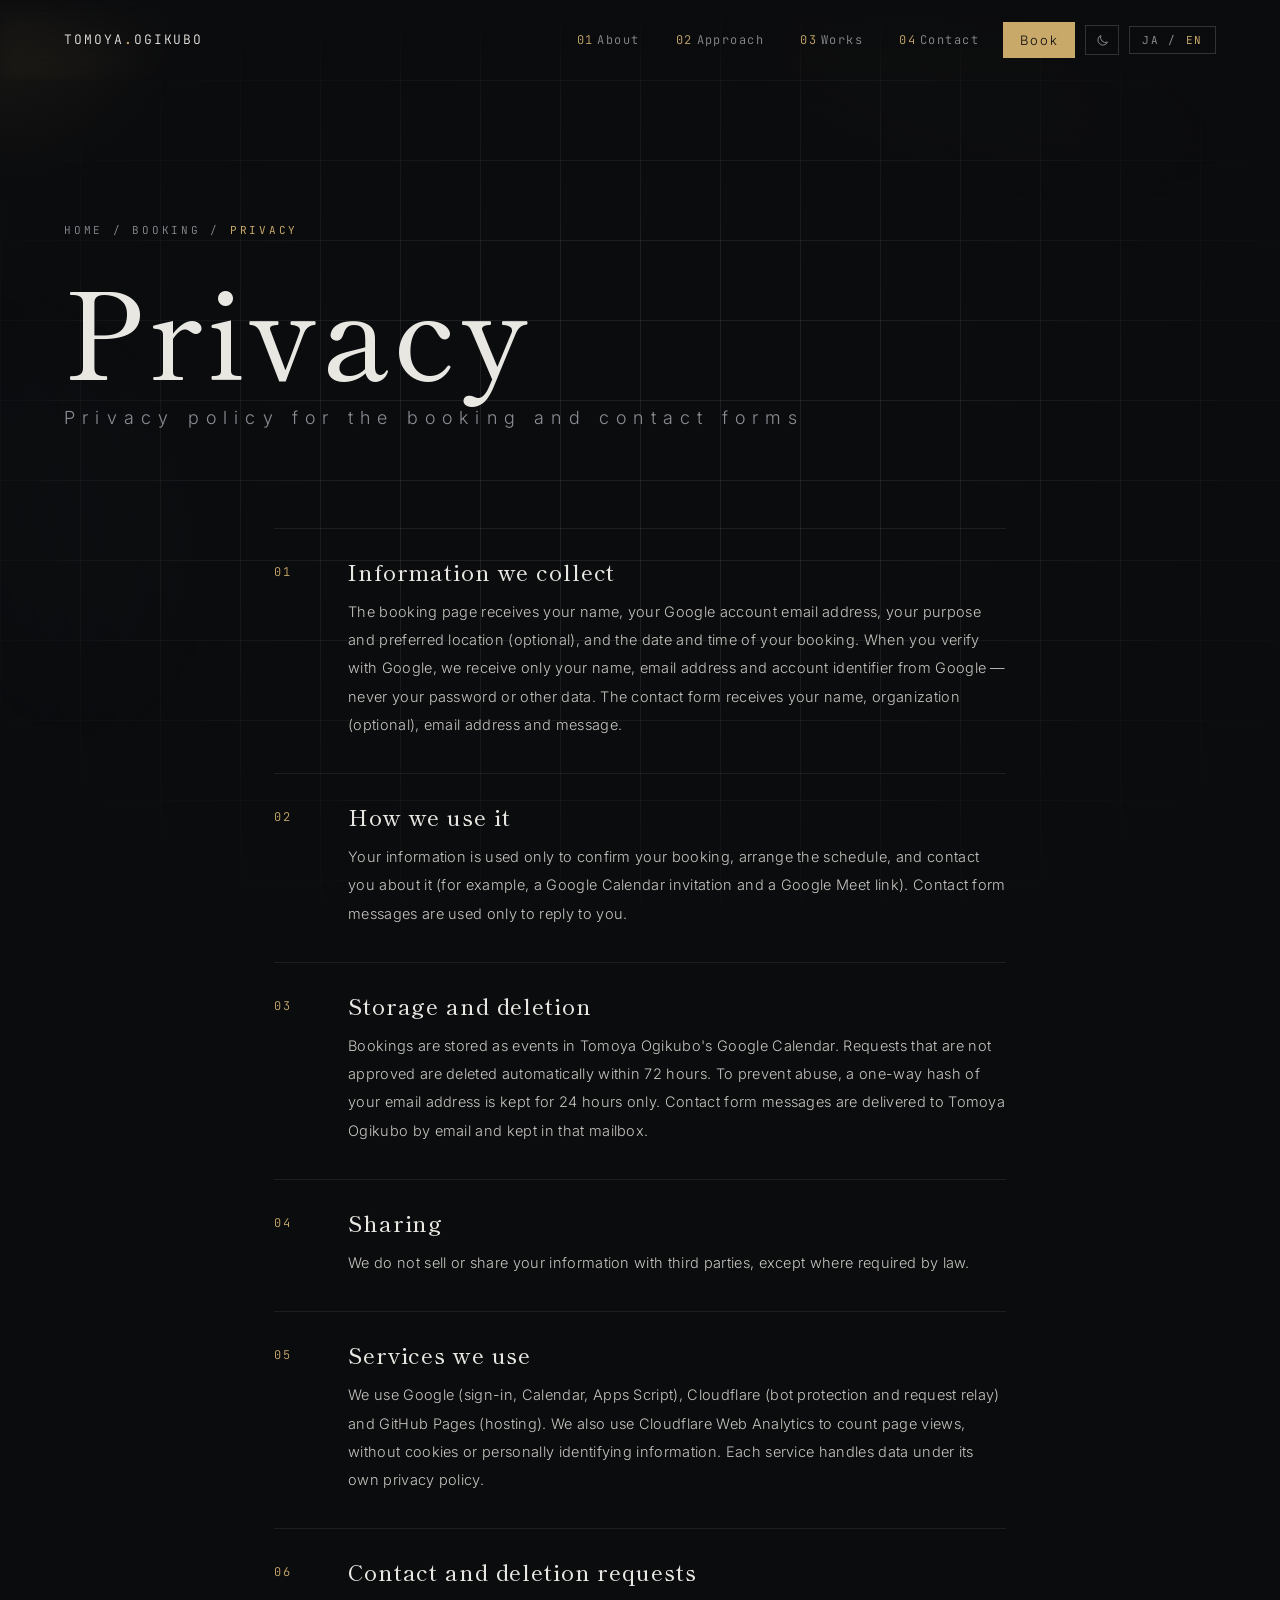
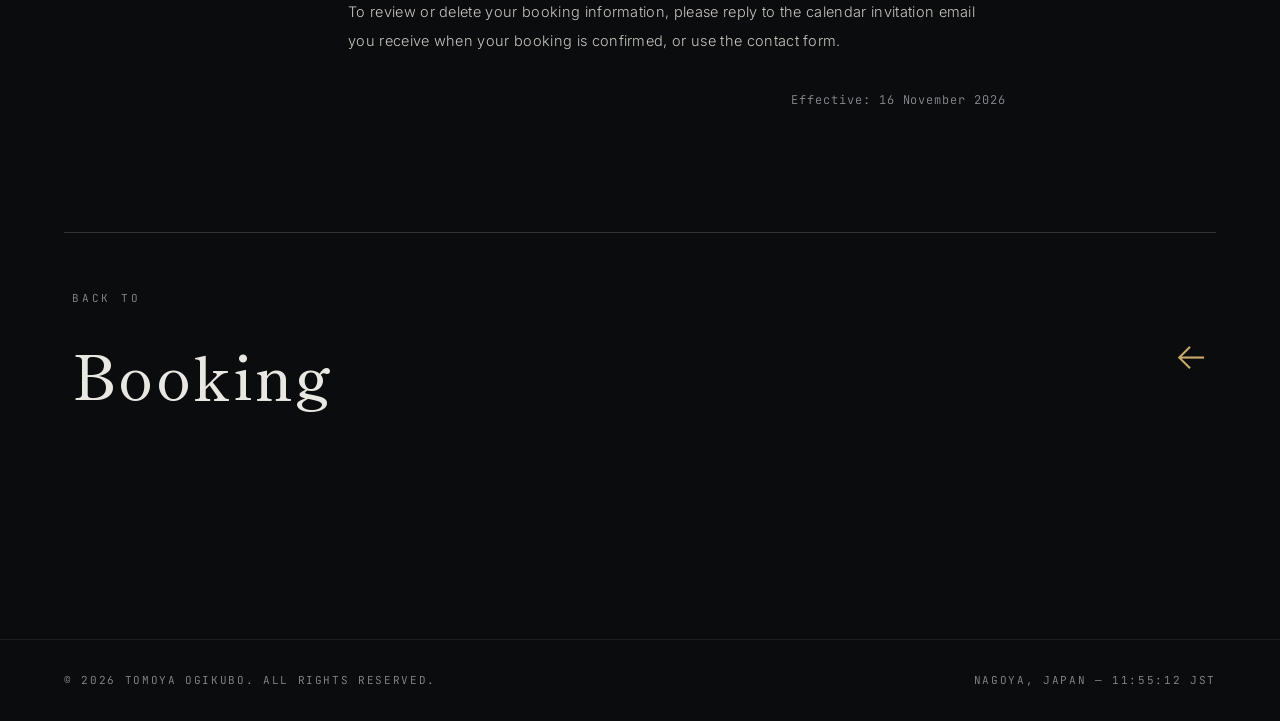
<file: privacy.html>
<!DOCTYPE html>
<html lang="ja">
<head>
<meta charset="UTF-8">
<meta name="viewport" content="width=device-width, initial-scale=1">
<title>Privacy — Tomoya Ogikubo</title>
<meta name="description" content="予約ページとお問い合わせフォームにおける個人情報の取り扱いについて。">
<meta property="og:title" content="Privacy Policy — Tomoya Ogikubo">
<meta property="og:description" content="予約ページとお問い合わせフォームにおける個人情報の取り扱いについて。">
<meta property="og:type" content="website">
<meta property="og:url" content="https://tomoya-univ.github.io/privacy.html">
<meta property="og:site_name" content="Tomoya Ogikubo">
<meta property="og:locale" content="ja_JP">
<meta property="og:image" content="https://tomoya-univ.github.io/og.png?v=3">
<meta property="og:image:width" content="1200">
<meta property="og:image:height" content="630">
<meta property="og:image:alt" content="考えたことを、使えるかたちにする。— 法 × 都市 × 情報">
<meta name="twitter:card" content="summary_large_image">
<meta name="theme-color" content="#0b0c0e">
<link rel="canonical" href="https://tomoya-univ.github.io/privacy.html">
<link rel="icon" type="image/svg+xml" href="favicon.svg">
<link rel="icon" href="data:image/svg+xml,%3Csvg xmlns='http://www.w3.org/2000/svg' viewBox='0 0 64 64'%3E%3Crect width='64' height='64' rx='14' fill='%230b0c0e'/%3E%3Crect x='3' y='3' width='58' height='58' rx='11' fill='none' stroke='%23c9a96a' stroke-opacity='.35' stroke-width='1.5'/%3E%3Ctext x='32' y='43' text-anchor='middle' font-family='Georgia,serif' font-size='28' fill='%23e9e7e2' letter-spacing='1'%3ET%3Ctspan fill='%23c9a96a'%3E.%3C/tspan%3EO%3C/text%3E%3C/svg%3E">
<link rel="apple-touch-icon" href="apple-touch-icon.png">
<link rel="preconnect" href="https://fonts.googleapis.com">
<link rel="preconnect" href="https://fonts.gstatic.com" crossorigin>
<link href="https://fonts.googleapis.com/css2?family=Shippori+Mincho:wght@500;700&family=Noto+Sans+JP:wght@300;400;500&family=JetBrains+Mono:wght@400;500&family=Inter:wght@300;400;600&display=swap" rel="stylesheet">
<link rel="stylesheet" href="style.css?v=14">
<script>try{document.documentElement.dataset.theme=localStorage.getItem("theme")||"dark"}catch(e){}</script>
</head>
<body data-title-ja="Privacy — Tomoya Ogikubo" data-title-en="Privacy — Tomoya Ogikubo">
<div class="bg"></div>
<div id="cursor"></div>

<nav>
  <a href="index.html" class="logo">TOMOYA<b>.</b>OGIKUBO</a>
  <ul>
    <li><a href="about.html"><span>01</span>About</a></li>
    <li><a href="approach.html"><span>02</span>Approach</a></li>
    <li><a href="works.html"><span>03</span>Works</a></li>
    <li><a href="contact.html"><span>04</span>Contact</a></li>
  </ul>
<div class="ctrl">
  <a class="book" href="reserve.html" data-en="Book">予約</a>
  <button class="theme" id="theme" aria-label="Toggle theme"><svg class="moon" viewBox="0 0 24 24" fill="none" stroke="currentColor" stroke-width="1.5"><path d="M20 14.5A8 8 0 0 1 9.5 4a8 8 0 1 0 10.5 10.5z"/></svg><svg class="sun" viewBox="0 0 24 24" fill="none" stroke="currentColor" stroke-width="1.5"><circle cx="12" cy="12" r="4"/><path d="M12 2v2M12 20v2M2 12h2M20 12h2M4.9 4.9l1.4 1.4M17.7 17.7l1.4 1.4M4.9 19.1l1.4-1.4M17.7 6.3l1.4-1.4"/></svg></button>
  <button class="lang" id="lang" aria-label="Switch language"><b data-l="ja">JA</b> / <b data-l="en">EN</b></button>
  <button class="menu-btn" id="menu" aria-label="Menu"><i></i><i></i></button>
  </div>
</nav>
<div class="drawer">
  <a href="index.html"><span>00</span>Home</a>
  <a href="about.html"><span>01</span>About</a>
  <a href="approach.html"><span>02</span>Approach</a>
  <a href="works.html"><span>03</span>Works</a>
  <a href="contact.html"><span>04</span>Contact</a>
  <a href="reserve.html"><span>05</span>Booking</a>
</div>

<header class="phead" style="max-width:1280px;margin:0 auto;padding-left:clamp(20px,5vw,64px);padding-right:clamp(20px,5vw,64px)">
  <div class="crumb rv"><a href="index.html">HOME</a> / <a href="reserve.html">BOOKING</a> / <b>PRIVACY</b></div>
  <h1 class="rv">Privacy<small data-en="Privacy policy for the booking and contact forms">プライバシーポリシー（予約・お問い合わせ）</small></h1>
</header>

<section class="policy">
  <div class="pol rv"><span class="k">01</span><div><h2 data-en="Information we collect">取得する情報</h2><p data-en="The booking page receives your name, your Google account email address, your purpose and preferred location (optional), and the date and time of your booking. When you verify with Google, we receive only your name, email address and account identifier from Google — never your password or other data. The contact form receives your name, organization (optional), email address and message.">予約ページでは、お名前、Googleアカウントのメールアドレス、ご用件・ご希望の場所（任意）、ご予約の日時を受け取ります。Googleアカウントでの本人確認では、Googleからお名前・メールアドレス・アカウント識別子のみを受け取り、パスワードやその他の情報は受け取りません。お問い合わせフォームでは、お名前、ご所属（任意）、メールアドレス、本文を受け取ります。</p></div></div>
  <div class="pol rv"><span class="k">02</span><div><h2 data-en="How we use it">利用目的</h2><p data-en="Your information is used only to confirm your booking, arrange the schedule, and contact you about it (for example, a Google Calendar invitation and a Google Meet link). Contact form messages are used only to reply to you.">いただいた情報は、予約内容の確認、日程の調整、予約に関するご連絡（Googleカレンダーの招待、Google Meet のリンクの送付など）のためだけに利用します。お問い合わせの内容は、ご返信のためだけに利用します。</p></div></div>
  <div class="pol rv"><span class="k">03</span><div><h2 data-en="Storage and deletion">保存と削除</h2><p data-en="Bookings are stored as events in Tomoya Ogikubo's Google Calendar. Requests that are not approved are deleted automatically within 72 hours. To prevent abuse, a one-way hash of your email address is kept for 24 hours only. Contact form messages are delivered to Tomoya Ogikubo by email and kept in that mailbox.">予約は荻窪のGoogleカレンダーに予定として保存されます。承認されなかった仮予約は、72時間以内に自動で削除されます。いたずら防止のための送信記録は、メールアドレスを復元できない形（ハッシュ値）で24時間のみ保持します。お問い合わせの内容は、荻窪宛てのメールとして届き、メールボックスに保存されます。</p></div></div>
  <div class="pol rv"><span class="k">04</span><div><h2 data-en="Sharing">第三者への提供</h2><p data-en="We do not sell or share your information with third parties, except where required by law.">法令に基づく場合を除き、いただいた情報を第三者に提供・販売することはありません。</p></div></div>
  <div class="pol rv"><span class="k">05</span><div><h2 data-en="Services we use">利用している外部サービス</h2><p data-en="We use Google (sign-in, Calendar, Apps Script), Cloudflare (bot protection and request relay) and GitHub Pages (hosting). We also use Cloudflare Web Analytics to count page views, without cookies or personally identifying information. Each service handles data under its own privacy policy.">Google（ログイン、カレンダー、Apps Script）、Cloudflare（ロボット確認、通信の中継）、GitHub Pages（サイトの公開）を利用しています。また、サイトの閲覧数を把握するために Cloudflare Web Analytics を利用しています（Cookie を使わず、個人を特定する情報は収集しません）。各サービスでの情報の取り扱いは、それぞれのプライバシーポリシーに従います。</p></div></div>
  <div class="pol rv"><span class="k">06</span><div><h2 data-en="Contact and deletion requests">お問い合わせ・削除のご依頼</h2><p data-en="To review or delete your booking information, please reply to the calendar invitation email you receive when your booking is confirmed, or use the contact form.">ご自身の予約情報の確認・削除をご希望の場合は、予約確定時にお送りするカレンダー招待のメールへご返信いただくか、お問い合わせフォームからご連絡ください。仮予約の段階であれば、受け付けずに削除することもできます。</p></div></div>
  <p class="pol-date rv" data-en="Effective: 16 November 2026">制定日：2026年11月16日</p>
</section>

<section class="next-wrap"><a class="next rv" href="reserve.html"><div><span class="k">BACK TO</span><b>Booking</b></div><span class="arr">←</span></a></section>

<footer>
  <span>© 2026 TOMOYA OGIKUBO. ALL RIGHTS RESERVED.</span>
  <span>NAGOYA, JAPAN — <span id="clock"></span> JST</span>
</footer>
<script src="main.js?v=3"></script>
<!-- Cloudflare Web Analytics --><script defer src='https://static.cloudflareinsights.com/beacon.min.js' data-cf-beacon='{"token": "f81fd8d30ae948d6ae78dea09ddb84f5"}'></script><!-- End Cloudflare Web Analytics -->
</body>
</html>
</file>
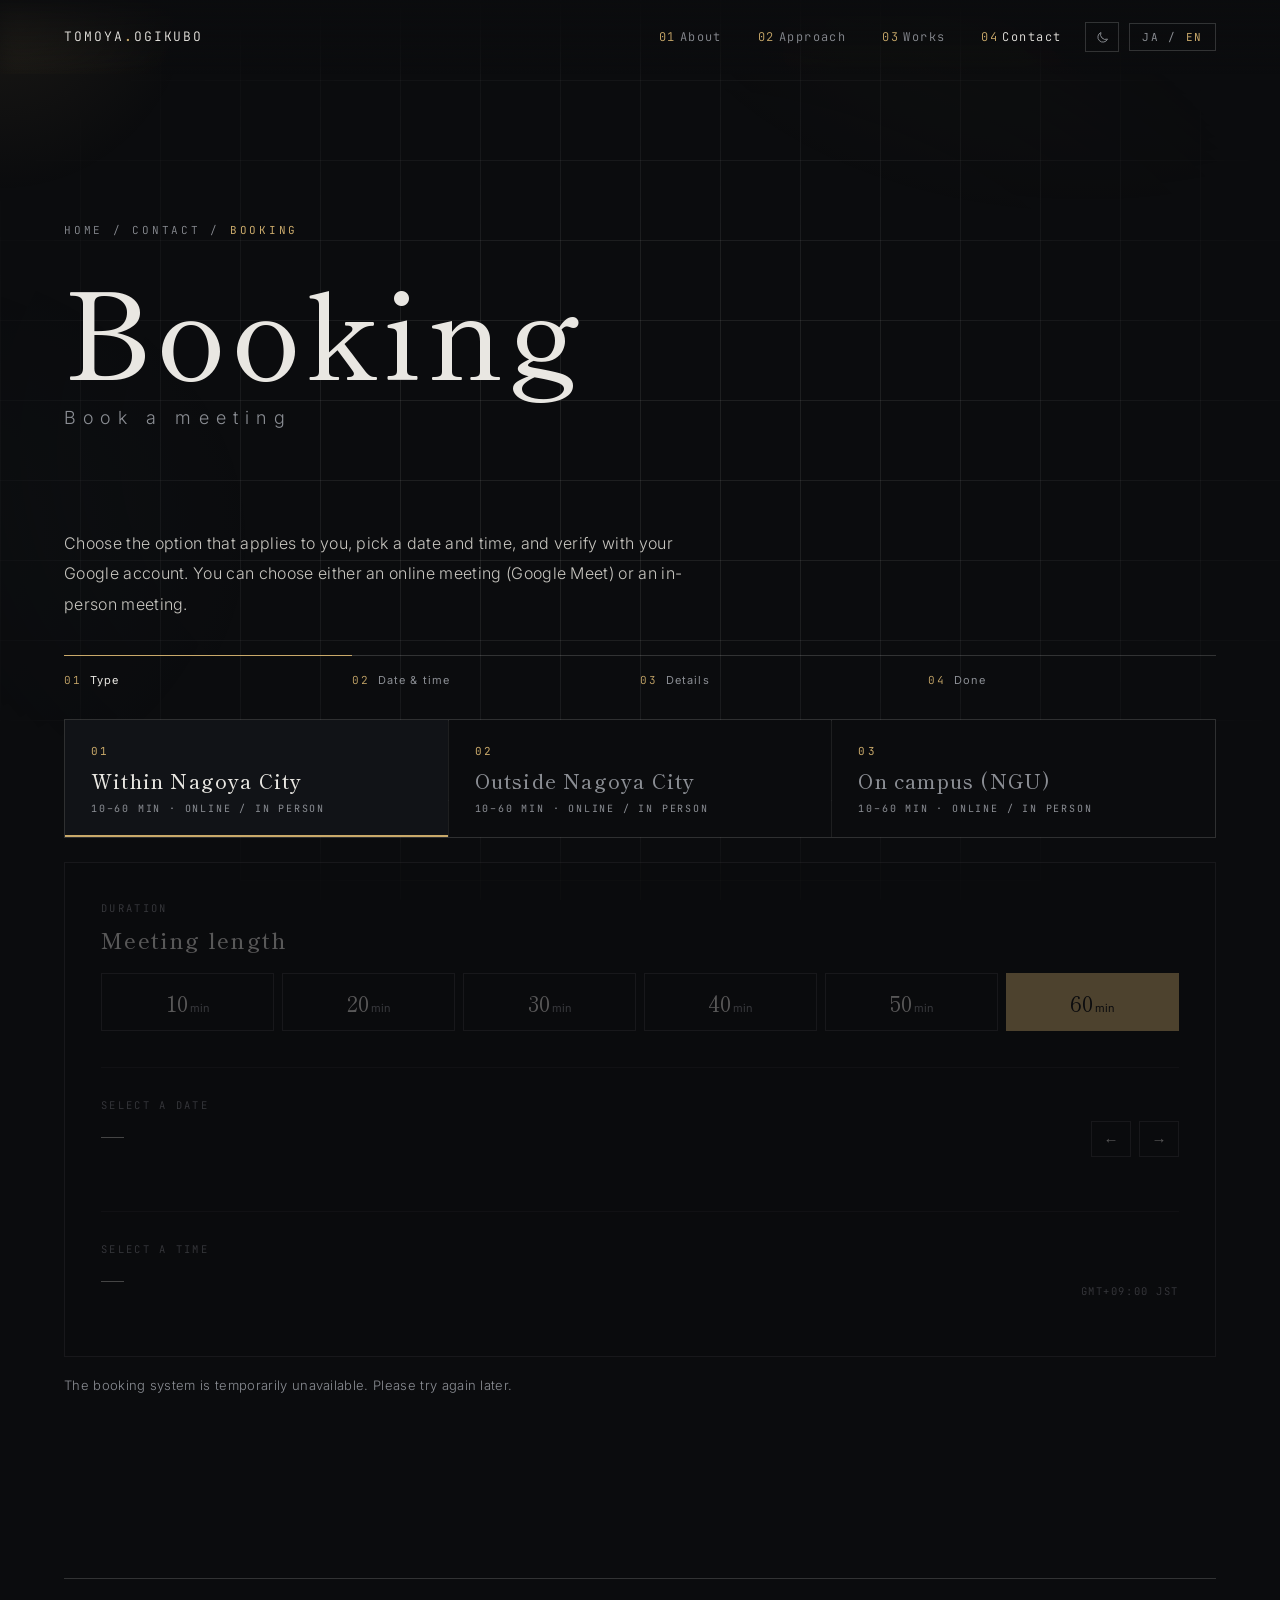
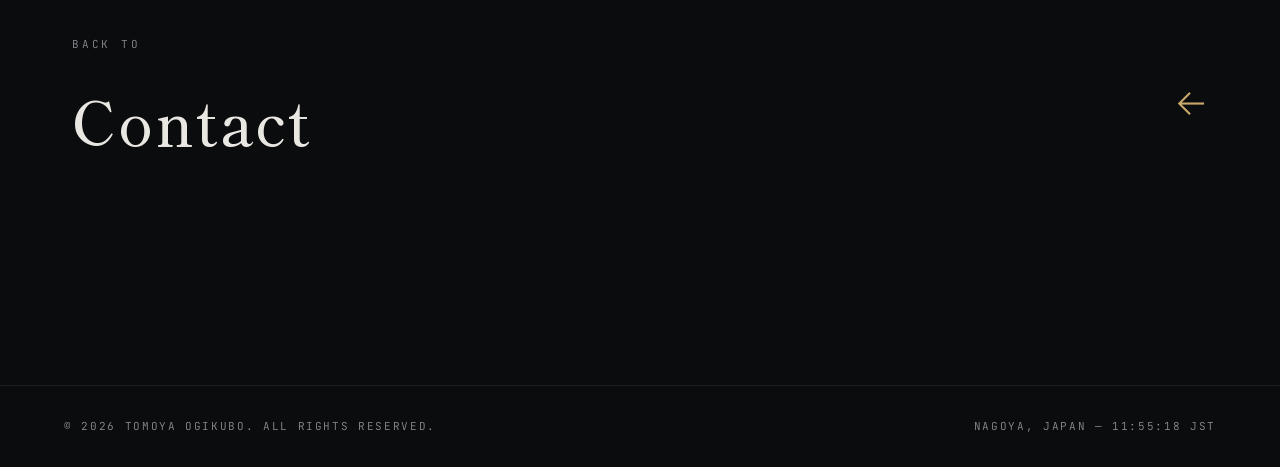
<file: reserve.html>
<!DOCTYPE html>
<html lang="ja">
<head>
<meta charset="UTF-8">
<meta name="viewport" content="width=device-width, initial-scale=1">
<title>Booking — Tomoya Ogikubo</title>
<meta name="description" content="面談・打合せの予約ページ。オンライン（Google Meet）または対面を選んでお申し込みいただけます。">
<meta property="og:title" content="Booking — Tomoya Ogikubo">
<meta property="og:description" content="面談・打合せの予約ページ。オンライン（Google Meet）または対面を選んでお申し込みいただけます。">
<meta property="og:type" content="website">
<meta property="og:url" content="https://tomoya-univ.github.io/reserve.html">
<meta property="og:site_name" content="Tomoya Ogikubo">
<meta property="og:locale" content="ja_JP">
<meta property="og:image" content="https://tomoya-univ.github.io/og.png?v=3">
<meta property="og:image:width" content="1200">
<meta property="og:image:height" content="630">
<meta property="og:image:alt" content="考えたことを、使えるかたちにする。— 法 × 都市 × 情報">
<meta name="twitter:card" content="summary_large_image">
<meta name="theme-color" content="#0b0c0e">
<link rel="canonical" href="https://tomoya-univ.github.io/reserve.html">
<link rel="icon" type="image/svg+xml" href="favicon.svg">
<link rel="icon" href="data:image/svg+xml,%3Csvg xmlns='http://www.w3.org/2000/svg' viewBox='0 0 64 64'%3E%3Crect width='64' height='64' rx='14' fill='%230b0c0e'/%3E%3Crect x='3' y='3' width='58' height='58' rx='11' fill='none' stroke='%23c9a96a' stroke-opacity='.35' stroke-width='1.5'/%3E%3Ctext x='32' y='43' text-anchor='middle' font-family='Georgia,serif' font-size='28' fill='%23e9e7e2' letter-spacing='1'%3ET%3Ctspan fill='%23c9a96a'%3E.%3C/tspan%3EO%3C/text%3E%3C/svg%3E">
<link rel="apple-touch-icon" href="apple-touch-icon.png">
<link rel="preconnect" href="https://fonts.googleapis.com">
<link rel="preconnect" href="https://fonts.gstatic.com" crossorigin>
<link href="https://fonts.googleapis.com/css2?family=Shippori+Mincho:wght@500;700&family=Noto+Sans+JP:wght@300;400;500&family=JetBrains+Mono:wght@400;500&family=Inter:wght@300;400;600&display=swap" rel="stylesheet">
<link rel="stylesheet" href="style.css?v=14">
<script>try{document.documentElement.dataset.theme=localStorage.getItem("theme")||"dark"}catch(e){}</script>
</head>
<body class="page-reserve" data-title-ja="Booking — Tomoya Ogikubo" data-title-en="Booking — Tomoya Ogikubo">
<div class="bg"></div>
<div id="cursor"></div>

<nav>
  <a href="index.html" class="logo">TOMOYA<b>.</b>OGIKUBO</a>
  <ul>
    <li><a href="about.html"><span>01</span>About</a></li>
    <li><a href="approach.html"><span>02</span>Approach</a></li>
    <li><a href="works.html"><span>03</span>Works</a></li>
    <li><a href="contact.html" class="active"><span>04</span>Contact</a></li>
  </ul>
<div class="ctrl">
  <a class="book" href="reserve.html" data-en="Book">予約</a>
  <button class="theme" id="theme" aria-label="Toggle theme"><svg class="moon" viewBox="0 0 24 24" fill="none" stroke="currentColor" stroke-width="1.5"><path d="M20 14.5A8 8 0 0 1 9.5 4a8 8 0 1 0 10.5 10.5z"/></svg><svg class="sun" viewBox="0 0 24 24" fill="none" stroke="currentColor" stroke-width="1.5"><circle cx="12" cy="12" r="4"/><path d="M12 2v2M12 20v2M2 12h2M20 12h2M4.9 4.9l1.4 1.4M17.7 17.7l1.4 1.4M4.9 19.1l1.4-1.4M17.7 6.3l1.4-1.4"/></svg></button>
  <button class="lang" id="lang" aria-label="Switch language"><b data-l="ja">JA</b> / <b data-l="en">EN</b></button>
  <button class="menu-btn" id="menu" aria-label="Menu"><i></i><i></i></button>
  </div>
</nav>
<div class="drawer">
  <a href="index.html"><span>00</span>Home</a>
  <a href="about.html"><span>01</span>About</a>
  <a href="approach.html"><span>02</span>Approach</a>
  <a href="works.html"><span>03</span>Works</a>
  <a href="contact.html"><span>04</span>Contact</a>
  <a href="reserve.html"><span>05</span>Booking</a>
</div>

<header class="phead" style="max-width:1280px;margin:0 auto;padding-left:clamp(20px,5vw,64px);padding-right:clamp(20px,5vw,64px)">
  <div class="crumb rv"><a href="index.html">HOME</a> / <a href="contact.html">CONTACT</a> / <b>BOOKING</b></div>
  <h1 class="rv">Booking<small data-en="Book a meeting">面談・打合せの予約</small></h1>
</header>

<section id="booking">
  <p class="rv" style="color:var(--tx2);max-width:640px;margin-bottom:36px" data-en="Choose the option that applies to you, pick a date and time, and verify with your Google account. You can choose either an online meeting (Google Meet) or an in-person meeting.">該当する区分を選び、日時を選んで、Googleアカウントで本人確認のうえお申し込みください。オンライン（Google Meet）と対面（実地）のどちらかをお選びいただけます。</p>

  <ol class="steps rv" id="steps">
    <li class="on"><span>01</span><b data-en="Type">区分</b></li>
    <li><span>02</span><b data-en="Date &amp; time">日時</b></li>
    <li><span>03</span><b data-en="Details">入力</b></li>
    <li><span>04</span><b data-en="Done">完了</b></li>
  </ol>

  <div class="rtabs rv" role="tablist">
    <button class="rtab on" data-k="in" role="tab" aria-selected="true"><span class="no">01</span><b data-en="Within Nagoya City">名古屋市内の方</b><small data-en="10–60 MIN · ONLINE / IN PERSON">10〜60分 · オンライン / 対面</small></button>
    <button class="rtab" data-k="out" role="tab" aria-selected="false"><span class="no">02</span><b data-en="Outside Nagoya City">名古屋市外の方</b><small data-en="10–60 MIN · ONLINE / IN PERSON">10〜60分 · オンライン / 対面</small></button>
    <button class="rtab" data-k="campus" role="tab" aria-selected="false"><span class="no">03</span><b data-en="On campus (NGU)">学内の方</b><small data-en="10–60 MIN · ONLINE / IN PERSON">10〜60分 · オンライン / 対面</small></button>
  </div>

  <!-- date & time -->
  <div class="bk rv" id="pick">
    <div class="bk-head dur-head"><div><span class="k" data-en="DURATION">DURATION</span><b data-en="Meeting length">面談の長さ</b></div></div>
    <div class="durs" id="durs" role="radiogroup">
      <button type="button" class="dur" data-m="10">10<small data-en="min">分</small></button><button type="button" class="dur" data-m="20">20<small data-en="min">分</small></button><button type="button" class="dur" data-m="30">30<small data-en="min">分</small></button><button type="button" class="dur" data-m="40">40<small data-en="min">分</small></button><button type="button" class="dur" data-m="50">50<small data-en="min">分</small></button><button type="button" class="dur on" data-m="60">60<small data-en="min">分</small></button>
    </div>
    <div class="bk-head sub">
      <div><span class="k" data-en="SELECT A DATE">SELECT A DATE</span><b id="monthLabel">—</b></div>
      <div class="nav2"><button class="arrow" id="prev" aria-label="Previous">←</button><button class="arrow" id="next" aria-label="Next">→</button></div>
    </div>
    <div class="days" id="days"></div>
    <div class="bk-head sub"><div><span class="k">SELECT A TIME</span><b id="dayLabel">—</b></div><span class="tz">GMT+09:00 JST</span></div>
    <div class="slots" id="slots"></div>
  </div>

  <!-- form -->
  <form class="bk form" id="form" hidden novalidate>
    <div class="sel">
      <span class="k" data-en="YOUR BOOKING">YOUR BOOKING</span>
      <b id="selLabel">—</b>
      <button type="button" class="link" id="change" data-en="Change">変更する</button>
    </div>
    <fieldset class="mode">
      <legend data-en="Format">面談の形式</legend><em>*</em>
      <label class="opt"><input type="radio" name="mode" value="meet" checked><span class="box"><b data-en="Online">オンライン</b><small>GOOGLE MEET</small></span></label>
      <label class="opt"><input type="radio" name="mode" value="inperson"><span class="box"><b data-en="In person">対面（実地）</b><small>IN PERSON</small></span></label>
    </fieldset>
    <label id="placeRow" hidden><span data-en="Preferred location (optional)">ご希望の場所（任意）</span><input name="place" maxlength="200" data-en-ph="e.g. near Nagoya Station, on campus" placeholder="例：名古屋駅周辺、学内 など"></label>
    <label><span data-en="Name">お名前</span><em>*</em><input name="name" required maxlength="60" autocomplete="name"></label>
    <div class="gid" id="gid">
      <span class="gl"><span data-en="Verify with Google">Googleアカウントで本人確認</span><em>*</em></span>
      <div id="gsiBtn" class="gbtn"></div>
      <div class="gwho" id="gwho" hidden><span class="gok">✓</span><b id="gEmail"></b><button type="button" id="gOut" data-en="Change">切り替え</button></div>
      <small data-en="Your booking uses this verified Google address. Only your name and email are shared.">このメールアドレスで予約します。受け取るのはお名前とメールアドレスのみです。</small>
      <input type="hidden" name="email">
    </div>
    <label><span data-en="Purpose (optional)">ご用件（任意）</span><textarea name="note" rows="4" maxlength="1000"></textarea></label>
    <label class="hp" aria-hidden="true">Website<input name="website" tabindex="-1" autocomplete="off"></label>
    <ul class="terms">
      <li data-en="Your request is received as a provisional booking. Once confirmed, a Google Calendar invitation will be sent to the email of the Google account you signed in with (with a Meet link for online meetings).">送信後は仮予約となり、確認のうえ確定いたします。確定時に、ログインしたGoogleアカウントのメールアドレスへカレンダーの招待をお送りします（オンラインの場合はGoogle Meetのリンク付き）。</li>
      <li data-en="For in-person meetings, the location will be confirmed with you by email.">対面の場合、場所は確認のうえ改めてメールでご連絡します。</li>
      <li data-en="Bookings can be made up to 30 days in advance.">予約は30日先まで受け付けています。</li>
      <li data-en="Your name, email address and message are used only to arrange this meeting.">ご入力のお名前・メールアドレス・ご用件は、面談の調整のためにのみ使用します。</li>
      <li data-en="Reservations may be cancelled for various reasons. Please be aware that we are not responsible for any damages resulting from the use of this page.">諸事情により予約をキャンセルさせていただくことがあります。本予約ページの利用による一切の損害について責任を負いかねます。</li>
    </ul>
    <div class="cf" id="cf"></div>
    <p class="bk-privacy"><a href="privacy.html" data-en="Privacy policy">プライバシーポリシー</a><span data-en=" — how your information is handled"> — いただいた情報の取り扱いについて</span></p>
    <p class="err" id="formErr" hidden></p>
    <button class="submit" id="submit" type="submit"><span data-en="Send booking request">この内容で仮予約する</span> →</button>
  </form>

  <!-- done -->
  <div class="bk done" id="done" hidden>
    <div class="check">✓</div>
    <h3 data-en="Your request has been received.">仮予約を受け付けました。</h3>
    <p id="doneLabel"></p>
    <p class="mut" id="doneNote"></p>
    <button class="link" id="again" data-en="Make another booking">別の予約をする</button>
  </div>

  <p class="rnote rv" id="fallback" hidden data-en="The booking system is temporarily unavailable. Please try again later.">ただいま予約システムに接続できません。時間をおいて再度お試しください。</p>
</section>

<section class="next-wrap"><a class="next rv" href="contact.html"><div><span class="k">BACK TO</span><b>Contact</b></div><span class="arr">←</span></a></section>

<footer>
  <span>© 2026 TOMOYA OGIKUBO. ALL RIGHTS RESERVED.</span>
  <span>NAGOYA, JAPAN — <span id="clock"></span> JST</span>
</footer>
<script src="main.js?v=3"></script>
<script src="https://challenges.cloudflare.com/turnstile/v0/api.js?render=explicit" async defer></script>
<script src="https://accounts.google.com/gsi/client" async defer onload="window.gsiReady&&gsiReady()"></script>
<script>
(()=>{
// ===== 設定 =====
const GAS = 'https://script.google.com/macros/s/AKfycbwwHZMbajyQEnh_Q0-qykaZGZKVrILhgStKGElsD0LVBuhTKzPhHKeGp9OxKGPCkfqY/exec';
const WORKER = 'https://tomoya-booking.tomoya-univ.workers.dev';
let API = WORKER, trusted = false;
// 大学の固定IPから来ているかを中継（Cloudflare Worker）に確認。中継が使えないときは Apps Script に直接つなぐ
const trustReady = fetch(WORKER+'/trust',{cache:'no-store'}).then(r=>r.json()).then(j=>{trusted=!!j.trusted}).catch(()=>{API=GAS});
const SITEKEY = '0x4AAAAAAGCugDenG0MIqUHV'; // Cloudflare Turnstile（公開用のサイトキー）
const TZ='Asia/Tokyo';
const $=id=>document.getElementById(id);
const en=()=>document.documentElement.lang==='en';
const T=(ja,e)=>en()?e:ja;

let type='in', dur=60, data={}, day=null, slot=null, page=0, cfId=null;
const key=()=>type+':'+dur;
const PER=7;

const ymd=d=>new Intl.DateTimeFormat('en-CA',{timeZone:TZ,year:'numeric',month:'2-digit',day:'2-digit'}).format(d);
const fmt=(d,o)=>new Intl.DateTimeFormat(en()?'en-US':'ja-JP',{timeZone:TZ,...o}).format(d);
const hm=d=>new Intl.DateTimeFormat('en-GB',{timeZone:TZ,hour:'2-digit',minute:'2-digit'}).format(d);

function step(n){[...$('steps').children].forEach((li,i)=>{li.classList.toggle('on',i<=n);li.classList.toggle('cur',i===n)})}

function fallback(show){
  $('fallback').hidden=!show;
  $('pick').classList.toggle('off',show);
}

async function load(){
  slot=null; day=null; page=0;
  $('days').innerHTML='<div class="skel"></div>'.repeat(PER); $('slots').innerHTML='';
  $('dayLabel').textContent='—'; $('monthLabel').textContent='—';
  if(!API){fallback(true);$('days').innerHTML='';return}
  if(data[key()]){render();return}
  try{
    const k0=key();
    await trustReady;
    const r=await fetch(API+'?action=slots&type='+type+'&dur='+dur,{cache:'no-store'});
    const j=await r.json(); if(!j.ok) throw j;
    if(j.paused){$('pick').classList.add('off');$('days').innerHTML='';$('monthLabel').textContent='—';$('slots').innerHTML='<p class="empty">'+T('現在、予約の受付を一時停止しています。','Bookings are currently paused.')+'</p>';$('pick').classList.remove('off');return}
    const by={}; j.slots.forEach(s=>{const d=new Date(s),k=ymd(d);(by[k]=by[k]||[]).push(d)});
    data[k0]={by,dur:j.durationMin||dur};
    if(k0!==key())return;
    fallback(false); render();
  }catch(e){console.warn(e);fallback(true);$('days').innerHTML=''}
}

function dayList(){
  const out=[],now=new Date();
  for(let i=0;i<=30;i++){out.push(new Date(now.getTime()+i*864e5))}
  return out;
}

function render(){
  const D=data[key()]; if(!D) return;
  const list=dayList(), pages=Math.ceil(list.length/PER);
  if(day===null){const first=list.find(d=>D.by[ymd(d)]);day=first?ymd(first):ymd(list[0]);page=Math.floor(list.findIndex(d=>ymd(d)===day)/PER)}
  const view=list.slice(page*PER,page*PER+PER);
  $('monthLabel').textContent=fmt(view[0],{year:'numeric',month:'long'});
  $('prev').disabled=page===0; $('next').disabled=page>=pages-1;
  $('days').innerHTML=view.map(d=>{const k=ymd(d),n=(D.by[k]||[]).length;
    return `<button class="day${k===day?' on':''}" data-d="${k}" ${n?'':'disabled'}><small>${fmt(d,{weekday:'short'})}</small><b>${fmt(d,{day:'numeric'}).replace('日','')}</b><i>${n?T(n+'枠',n+(n>1?' slots':' slot')):'—'}</i></button>`}).join('');
  const sl=D.by[day]||[];
  const dd=new Date(day+'T12:00:00+09:00');
  $('dayLabel').textContent=fmt(dd,{month:'long',day:'numeric',weekday:'long'});
  $('slots').innerHTML=sl.length?sl.map(s=>{const e=new Date(s.getTime()+D.dur*6e4);return `<button class="slot${slot&&+slot===+s?' on':''}" data-s="${s.toISOString()}" title="${hm(s)} – ${hm(e)}">${hm(s)}</button>`}).join('')
    :`<p class="empty">${T('この日は空きがありません。','No times available on this day.')}</p>`;
}

function label(){
  const D=data[key()],e=new Date(slot.getTime()+D.dur*6e4);
  const tl=document.querySelector(`.rtab[data-k="${type}"] b`).textContent;
  return `${fmt(slot,{month:'long',day:'numeric',weekday:'short'})} ${hm(slot)} – ${hm(e)}（${T(D.dur+'分',D.dur+' min')}）　/　${tl}`;
}

// events
document.querySelectorAll('.rtab').forEach(t=>t.addEventListener('click',()=>{
  document.querySelectorAll('.rtab').forEach(x=>{x.classList.toggle('on',x===t);x.setAttribute('aria-selected',x===t)});
  type=t.dataset.k; showPick(); load();
}));
$('days').addEventListener('click',e=>{const b=e.target.closest('.day');if(!b||b.disabled)return;day=b.dataset.d;slot=null;render();step(1)});
$('slots').addEventListener('click',e=>{const b=e.target.closest('.slot');if(!b)return;slot=new Date(b.dataset.s);render();
  $('selLabel').textContent=label();$('pick').hidden=true;$('form').hidden=false;$('formErr').hidden=true;step(2);cfRender();gsiInit();
  $('form').scrollIntoView({behavior:'smooth',block:'start'});setTimeout(()=>$('form').name.focus(),400)});
$('prev').addEventListener('click',()=>{page--;render()});
$('next').addEventListener('click',()=>{page++;render()});
function showPick(){$('pick').hidden=false;$('form').hidden=true;$('done').hidden=true;step(slot?1:0)}
$('change').addEventListener('click',showPick);
$('again').addEventListener('click',()=>{slot=null;data={};showPick();load()});
$('durs').addEventListener('click',e=>{const b=e.target.closest('.dur');if(!b)return;
  document.querySelectorAll('.dur').forEach(x=>x.classList.toggle('on',x===b));dur=+b.dataset.m;load()});

// ===== Google ログイン（本人確認） =====
const GCLIENT = '94434616271-7v6f1gvfu26qrmlodrlistmbo5g80dhe.apps.googleusercontent.com';
let idToken = '';
const jwt=t=>{try{return JSON.parse(decodeURIComponent(atob(t.split('.')[1].replace(/-/g,'+').replace(/_/g,'/')).split('').map(c=>'%'+('00'+c.charCodeAt(0).toString(16)).slice(-2)).join('')))}catch(_){return {}}};
function gsiInit(){
  if(gsiInit.done||!window.google||!google.accounts||!google.accounts.id)return;
  gsiInit.done=true;
  google.accounts.id.initialize({client_id:GCLIENT,ux_mode:'popup',auto_select:false,callback:r=>{
    const p=jwt(r.credential),f=$('form');
    if(!p.email){return}
    idToken=r.credential;f.email.value=p.email;
    if(!f.name.value.trim()&&p.name)f.name.value=p.name;
    $('gEmail').textContent=p.email;$('gwho').hidden=false;$('gsiBtn').hidden=true;$('formErr').hidden=true;
  }});
  google.accounts.id.renderButton($('gsiBtn'),{theme:document.documentElement.dataset.theme==='light'?'outline':'filled_black',size:'large',text:'signin_with',shape:'rectangular',locale:en()?'en':'ja'});
}
window.gsiReady=()=>{if(!$('form').hidden)gsiInit()};
function gsiReset(){idToken='';$('form').email.value='';$('gwho').hidden=true;$('gsiBtn').hidden=false;try{google.accounts.id.disableAutoSelect()}catch(_){}}
$('gOut').addEventListener('click',gsiReset);

// ===== Cloudflare Turnstile =====
function cfRender(){
  if(trusted){$('cf').hidden=true;return}
  if(!SITEKEY||!window.turnstile)return;
  if(cfId!==null){try{turnstile.reset(cfId)}catch(_){}return}
  cfId=turnstile.render('#cf',{sitekey:SITEKEY,theme:document.documentElement.dataset.theme==='light'?'light':'dark',language:en()?'en':'ja',action:'booking','retry':'auto','error-callback':()=>{const e=$('formErr');e.textContent=T('ロボット確認を完了できませんでした。お手数ですが、別のブラウザ（Chrome・Safariなど）やスマートフォンからお試しください。','Verification could not be completed. Please try another browser or your phone.');e.hidden=false;return true}});
}
const cfToken=()=>{try{return cfId!==null?turnstile.getResponse(cfId)||'':''}catch(_){return ''}};
const cfReset=()=>{try{if(cfId!==null)turnstile.reset(cfId)}catch(_){}};
const isEmail=s=>s.length<=254&&/^[A-Za-z0-9!#$%&'*+\/=?^_`{|}~-]+(\.[A-Za-z0-9!#$%&'*+\/=?^_`{|}~-]+)*@([A-Za-z0-9]([A-Za-z0-9-]{0,61}[A-Za-z0-9])?\.)+[A-Za-z]{2,63}$/.test(s)&&s.split('@')[0].length<=64;

$('form').addEventListener('submit',async e=>{
  e.preventDefault();
  const f=e.target, err=$('formErr');
  const name=f.name.value.trim(), email=f.email.value.trim();
  if(!name){err.textContent=T('お名前を入力してください。','Please enter your name.');err.hidden=false;return}
  if(!idToken||!isEmail(email)){err.textContent=T('「Googleでログイン」から本人確認をしてください。','Please verify with Google first.');err.hidden=false;return}
  const cf=cfToken();
  if(!trusted&&SITEKEY&&window.turnstile&&!cf){err.textContent=T('ロボットでないことの確認が終わるまでお待ちください。','Please complete the verification.');err.hidden=false;return}
  const btn=$('submit');btn.disabled=true;btn.classList.add('busy');err.hidden=true;
  try{
    const r=await fetch(API,{method:'POST',headers:{'Content-Type':'text/plain;charset=utf-8'},
      body:JSON.stringify({action:'book',type,dur,cf,idt:idToken,start:slot.toISOString(),mode:f.mode.value,place:f.place.value,name,email,note:f.note.value,website:f.website.value})});
    const j=await r.json();
    if(!j.ok){
      const m={taken:T('申し訳ありません。この時間はたった今埋まりました。別の時間をお選びください。','Sorry, this time was just taken. Please choose another.'),
        rate:T('ただいま予約の受付を一時的に制限しています。時間をおいてお試しいただくか、別の方法でご連絡ください。','Bookings are temporarily limited. Please try again later.'),
        email:T('メールアドレスを正しく入力してください。','Please enter a valid email.'),
        auth:T('本人確認の有効期限が切れました。お手数ですが、もう一度ログインしてください。','Your sign-in expired. Please verify with Google again.'),
        paused:T('現在、予約の受付を一時停止しています。','Bookings are currently paused.'),
        captcha:T('ロボットでないことの確認に失敗しました。もう一度お試しください。','Verification failed. Please try again.')}[j.error]||T('予約できませんでした。時間をおいて再度お試しください。','Booking failed. Please try again later.');
      err.textContent=m;err.hidden=false;cfReset();if(j.error==='auth')gsiReset();
      if(j.error==='taken'){data={};slot=null;setTimeout(()=>{showPick();load()},1800)}
      return;
    }
    const ip=f.mode.value==='inperson';
    $('doneLabel').textContent=label()+'　/　'+(ip?T('対面','In person'):T('オンライン（Google Meet）','Online (Google Meet)'));
    $('doneNote').textContent=ip?T('内容を確認のうえ、カレンダーの招待で確定のご連絡をお送りします。場所もあわせてご連絡します。','We will review your request and send a calendar invitation to confirm, along with the location.'):T('内容を確認のうえ、Google Meet のリンク付きのカレンダー招待で確定のご連絡をお送りします。','We will review your request and send a calendar invitation with a Google Meet link to confirm.');
    $('form').hidden=true;$('done').hidden=false;step(3);f.reset();
    data={};cfReset();
  }catch(x){cfReset();err.textContent=T('通信に失敗しました。時間をおいて再度お試しください。','Network error. Please try again.');err.hidden=false}
  finally{btn.disabled=false;btn.classList.remove('busy')}
});

document.querySelectorAll('input[name=mode]').forEach(r=>r.addEventListener('change',()=>{$('placeRow').hidden=$('form').mode.value!=='inperson'}));
$('form').addEventListener('reset',()=>setTimeout(()=>{$('placeRow').hidden=true},0));
const ph=$('form').place;$('lang').addEventListener('click',()=>setTimeout(()=>{ph.dataset.ja=ph.dataset.ja||'例：名古屋駅周辺、学内 など';ph.placeholder=en()?ph.dataset.enPh:ph.dataset.ja},0));
$('lang').addEventListener('click',()=>setTimeout(()=>{render();if(slot)$('selLabel').textContent=label()},0));
load();
})();
</script>
<!-- Cloudflare Web Analytics --><script defer src='https://static.cloudflareinsights.com/beacon.min.js' data-cf-beacon='{"token": "f81fd8d30ae948d6ae78dea09ddb84f5"}'></script><!-- End Cloudflare Web Analytics -->
</body>
</html>
</file>
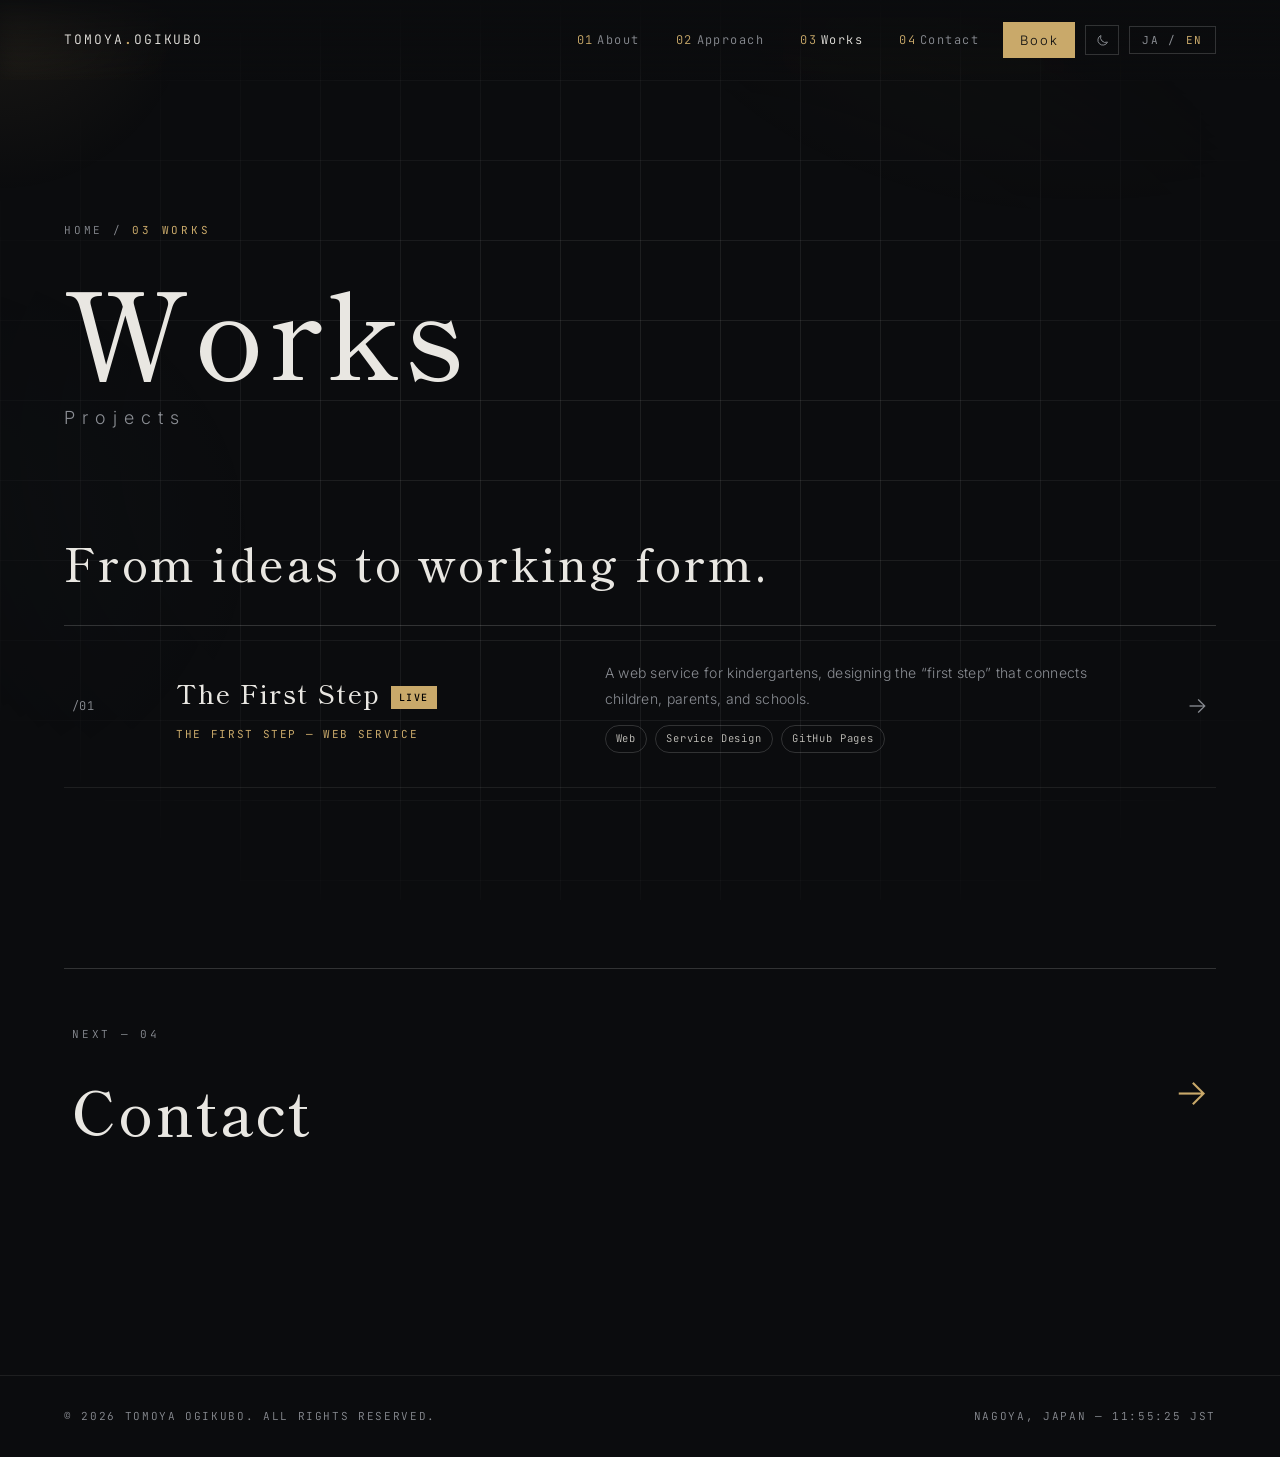
<file: works.html>
<!DOCTYPE html>
<html lang="ja">
<head>
<meta charset="UTF-8">
<meta name="viewport" content="width=device-width, initial-scale=1">
<title>Works — Tomoya Ogikubo</title>
<meta name="description" content="考えたことを動く形に。制作したサービス「はじめのいっぽ」などの紹介。">
<meta property="og:title" content="Works — Tomoya Ogikubo">
<meta property="og:description" content="考えたことを動く形に。制作したサービス「はじめのいっぽ」などの紹介。">
<meta property="og:type" content="website">
<meta property="og:url" content="https://tomoya-univ.github.io/works.html">
<meta property="og:site_name" content="Tomoya Ogikubo">
<meta property="og:locale" content="ja_JP">
<meta property="og:image" content="https://tomoya-univ.github.io/og.png?v=3">
<meta property="og:image:width" content="1200">
<meta property="og:image:height" content="630">
<meta property="og:image:alt" content="考えたことを、使えるかたちにする。— 法 × 都市 × 情報">
<meta name="twitter:card" content="summary_large_image">
<meta name="theme-color" content="#0b0c0e">
<link rel="canonical" href="https://tomoya-univ.github.io/works.html">
<link rel="icon" type="image/svg+xml" href="favicon.svg">
<link rel="icon" href="data:image/svg+xml,%3Csvg xmlns='http://www.w3.org/2000/svg' viewBox='0 0 64 64'%3E%3Crect width='64' height='64' rx='14' fill='%230b0c0e'/%3E%3Crect x='3' y='3' width='58' height='58' rx='11' fill='none' stroke='%23c9a96a' stroke-opacity='.35' stroke-width='1.5'/%3E%3Ctext x='32' y='43' text-anchor='middle' font-family='Georgia,serif' font-size='28' fill='%23e9e7e2' letter-spacing='1'%3ET%3Ctspan fill='%23c9a96a'%3E.%3C/tspan%3EO%3C/text%3E%3C/svg%3E">
<link rel="apple-touch-icon" href="apple-touch-icon.png">
<link rel="preconnect" href="https://fonts.googleapis.com">
<link rel="preconnect" href="https://fonts.gstatic.com" crossorigin>
<link href="https://fonts.googleapis.com/css2?family=Shippori+Mincho:wght@500;700&family=Noto+Sans+JP:wght@300;400;500&family=JetBrains+Mono:wght@400;500&family=Inter:wght@300;400;600&display=swap" rel="stylesheet">
<link rel="stylesheet" href="style.css?v=14">
<script>try{document.documentElement.dataset.theme=localStorage.getItem("theme")||"dark"}catch(e){}</script>
</head>
<body data-title-ja="Works — Tomoya Ogikubo" data-title-en="Works — Tomoya Ogikubo">
<div class="bg"></div>
<div id="cursor"></div>

<nav>
  <a href="index.html" class="logo">TOMOYA<b>.</b>OGIKUBO</a>
  <ul>
    <li><a href="about.html"><span>01</span>About</a></li>
    <li><a href="approach.html"><span>02</span>Approach</a></li>
    <li><a href="works.html" class="active"><span>03</span>Works</a></li>
    <li><a href="contact.html"><span>04</span>Contact</a></li>
  </ul>
<div class="ctrl">
  <a class="book" href="reserve.html" data-en="Book">予約</a>
  <button class="theme" id="theme" aria-label="Toggle theme"><svg class="moon" viewBox="0 0 24 24" fill="none" stroke="currentColor" stroke-width="1.5"><path d="M20 14.5A8 8 0 0 1 9.5 4a8 8 0 1 0 10.5 10.5z"/></svg><svg class="sun" viewBox="0 0 24 24" fill="none" stroke="currentColor" stroke-width="1.5"><circle cx="12" cy="12" r="4"/><path d="M12 2v2M12 20v2M2 12h2M20 12h2M4.9 4.9l1.4 1.4M17.7 17.7l1.4 1.4M4.9 19.1l1.4-1.4M17.7 6.3l1.4-1.4"/></svg></button>
  <button class="lang" id="lang" aria-label="Switch language"><b data-l="ja">JA</b> / <b data-l="en">EN</b></button>
  <button class="menu-btn" id="menu" aria-label="Menu"><i></i><i></i></button>
  </div>
</nav>
<div class="drawer">
  <a href="index.html"><span>00</span>Home</a>
  <a href="about.html"><span>01</span>About</a>
  <a href="approach.html"><span>02</span>Approach</a>
  <a href="works.html"><span>03</span>Works</a>
  <a href="contact.html"><span>04</span>Contact</a>
  <a href="reserve.html"><span>05</span>Booking</a>
</div>

<header class="phead" style="max-width:1280px;margin:0 auto;padding-left:clamp(20px,5vw,64px);padding-right:clamp(20px,5vw,64px)">
  <div class="crumb rv"><a href="index.html">HOME</a> / <b>03 WORKS</b></div>
  <h1 class="rv">Works<small data-en="Projects">制作物</small></h1>
</header>

<!-- WORKS -->
<section id="works">
  <h2 class="rv" data-en="From ideas to working form.">考えたことを、動くかたちに。</h2>
  <div class="works">
    <a class="work featured rv" href="https://tomoya-univ.github.io/the-first-step-japan/" target="_blank" rel="noopener">
      <div class="no">/01</div>
      <h3><span data-en="The First Step">はじめのいっぽ</span><span class="badge">LIVE</span><small>THE FIRST STEP — WEB SERVICE</small></h3>
      <div class="desc"><p data-en="A web service for kindergartens, designing the “first step” that connects children, parents, and schools.">幼稚園向けのWebサービス。子どもと保護者、園をつなぐ“最初の一歩”をデザイン。</p><div class="tags"><span>Web</span><span>Service Design</span><span>GitHub Pages</span></div></div>
      <div class="arr">→</div>
    </a>
  </div>
</section>

<section class="next-wrap"><a class="next rv" href="contact.html"><div><span class="k">NEXT — 04</span><b>Contact</b></div><span class="arr">→</span></a></section>

<footer>
  <span>© 2026 TOMOYA OGIKUBO. ALL RIGHTS RESERVED.</span>
  <span>NAGOYA, JAPAN — <span id="clock"></span> JST</span>
</footer>
<script src="main.js?v=3"></script>
<!-- Cloudflare Web Analytics --><script defer src='https://static.cloudflareinsights.com/beacon.min.js' data-cf-beacon='{"token": "f81fd8d30ae948d6ae78dea09ddb84f5"}'></script><!-- End Cloudflare Web Analytics -->
</body>
</html>
</file>
<file: style.css>
:root{
    --bg:#0b0c0e; --bg2:#111317; --line:rgba(255,255,255,.08); --line2:rgba(255,255,255,.16);
    --tx:#e9e7e2; --tx2:#c7c5bf; --mut:#8b8e94; --nav:11,12,14; --acc:#c9a96a; --acc2:#7fa7c9;
    --serif:"Shippori Mincho",serif; --sans:"Inter","Noto Sans JP",sans-serif; --mono:"JetBrains Mono",monospace;
  }
  *{box-sizing:border-box;margin:0;padding:0}
  html{scroll-behavior:smooth}
  body{background:var(--bg);color:var(--tx);font-family:var(--sans);font-weight:300;line-height:1.9;letter-spacing:.02em;-webkit-font-smoothing:antialiased;overflow-x:hidden}
  a{color:inherit;text-decoration:none}
  ::selection{background:var(--acc);color:#000}

  /* background grid + glow */
  .bg{position:fixed;inset:0;z-index:-1;pointer-events:none;
    background:
      radial-gradient(60vw 40vw at 85% -10%, rgba(201,169,106,.10), transparent 60%),
      radial-gradient(50vw 40vw at -10% 60%, rgba(127,167,201,.07), transparent 60%),
      linear-gradient(var(--line) 1px, transparent 1px) 0 0/80px 80px,
      linear-gradient(90deg, var(--line) 1px, transparent 1px) 0 0/80px 80px;
    mask-image:radial-gradient(ellipse at center, #000 30%, transparent 85%);}
  #cursor{position:fixed;width:420px;height:420px;border-radius:50%;pointer-events:none;z-index:-1;
    background:radial-gradient(circle, rgba(201,169,106,.08), transparent 65%);transform:translate(-50%,-50%);transition:opacity .4s}

  /* nav */
  nav{position:fixed;top:0;left:0;right:0;z-index:50;display:flex;justify-content:space-between;align-items:center;
    padding:22px clamp(20px,5vw,64px);backdrop-filter:blur(10px);background:linear-gradient(rgba(var(--nav),.85),rgba(var(--nav),0));}
  .logo{font-family:var(--mono);font-size:13px;letter-spacing:.15em}
  .logo b{color:var(--acc);font-weight:500}
  nav ul{display:flex;gap:clamp(14px,3vw,36px);list-style:none;font-family:var(--mono);font-size:12px;letter-spacing:.12em;color:var(--mut)}
  nav ul a{transition:color .3s}
  nav ul a:hover{color:var(--tx)}
  nav ul a span{color:var(--acc);margin-right:4px}

  section{padding:clamp(90px,14vw,160px) clamp(20px,5vw,64px);max-width:1280px;margin:0 auto;position:relative}
  .label{font-family:var(--mono);font-size:12px;letter-spacing:.2em;color:var(--acc);display:flex;align-items:center;gap:14px;margin-bottom:40px}
  .label::after{content:"";height:1px;width:80px;background:var(--line2)}
  h2{font-family:var(--serif);font-weight:500;font-size:clamp(28px,4vw,46px);line-height:1.5;letter-spacing:.06em;margin-bottom:28px}

  /* hero */
  .hero{min-height:100vh;display:flex;flex-direction:column;justify-content:center;padding-top:120px}
  .hero .kicker{font-family:var(--mono);font-size:12px;letter-spacing:.25em;color:var(--mut);margin-bottom:28px}
  .hero .kicker i{display:inline-block;width:8px;height:8px;border-radius:50%;background:var(--acc);margin-right:10px;animation:pulse 2.4s infinite;vertical-align:middle}
  @keyframes pulse{0%,100%{opacity:1}50%{opacity:.25}}
  .hero h1{font-family:var(--serif);font-weight:500;font-size:clamp(52px,10vw,132px);line-height:1.1;letter-spacing:.08em}
  .hero h1 .en{display:block;font-family:var(--sans);font-weight:300;font-size:clamp(16px,2vw,22px);letter-spacing:.5em;color:var(--mut);margin-top:22px}
  .hero .lead{margin-top:56px;max-width:640px;font-size:clamp(15px,1.4vw,17px);color:var(--tx2)}
  .hero .lead em{font-style:normal;color:var(--tx);border-bottom:1px solid var(--acc)}
  .typed{font-family:var(--mono);color:var(--acc2);font-size:14px;margin-top:28px;min-height:1.6em}
  .typed::after{content:"▍";animation:pulse 1s infinite;color:var(--acc)}
  .scroll{position:absolute;bottom:40px;left:clamp(20px,5vw,64px);font-family:var(--mono);font-size:11px;letter-spacing:.3em;color:var(--mut);display:flex;align-items:center;gap:14px}
  .scroll::before{content:"";width:1px;height:48px;background:linear-gradient(var(--acc),transparent);animation:drop 2s infinite}
  @keyframes drop{0%{transform:scaleY(0);transform-origin:top}50%{transform:scaleY(1);transform-origin:top}51%{transform-origin:bottom}100%{transform:scaleY(0);transform-origin:bottom}}

  /* about */
  .about{display:grid;grid-template-columns:1.1fr 1fr;gap:clamp(40px,7vw,100px);align-items:start}
  .about p{color:var(--tx2);margin-bottom:1.4em}
  .facts{border-top:1px solid var(--line2)}
  .facts div{display:grid;grid-template-columns:120px 1fr;padding:18px 0;border-bottom:1px solid var(--line);font-size:14px}
  .facts dt{font-family:var(--mono);font-size:11px;letter-spacing:.18em;color:var(--mut);padding-top:3px}

  /* fields */
  .fields{display:grid;grid-template-columns:repeat(3,1fr);border-top:1px solid var(--line2);border-left:1px solid var(--line)}
  .field{padding:36px 28px 40px;border-right:1px solid var(--line);border-bottom:1px solid var(--line);position:relative;overflow:hidden;transition:background .5s}
  .field::before{content:"";position:absolute;left:0;top:0;height:2px;width:0;background:var(--acc);transition:width .6s cubic-bezier(.2,.8,.2,1)}
  .field:hover{background:var(--bg2)}
  .field:hover::before{width:100%}
  .field .no{font-family:var(--mono);font-size:11px;color:var(--mut);letter-spacing:.2em}
  .field h3{font-family:var(--serif);font-weight:500;font-size:26px;letter-spacing:.1em;margin:26px 0 4px}
  .field .en{font-family:var(--mono);font-size:11px;letter-spacing:.2em;color:var(--acc)}
  .field p{font-size:13.5px;color:var(--mut);margin-top:18px;line-height:1.9}
  .field svg{position:absolute;right:20px;top:28px;opacity:.35;transition:opacity .5s,transform .8s}
  .field:hover svg{opacity:.9;transform:rotate(45deg)}

  /* works */
  .works{border-top:1px solid var(--line2)}
  .work{display:grid;grid-template-columns:80px 1.2fr 1.6fr 40px;gap:24px;align-items:center;padding:34px 8px;border-bottom:1px solid var(--line);transition:padding .4s,background .4s;position:relative}
  .work:hover{background:linear-gradient(90deg,rgba(201,169,106,.06),transparent);padding-left:22px}
  .work .no{font-family:var(--mono);font-size:12px;color:var(--mut)}
  .work h3{font-family:var(--serif);font-weight:500;font-size:clamp(20px,2.2vw,26px);letter-spacing:.06em}
  .work h3 small{display:block;font-family:var(--mono);font-size:11px;letter-spacing:.15em;color:var(--acc);margin-top:6px;font-weight:400}
  .work p{font-size:14px;color:var(--mut)}
  .tags{display:flex;flex-wrap:wrap;gap:8px;margin-top:12px}
  .tags span{font-family:var(--mono);font-size:10.5px;letter-spacing:.08em;padding:3px 10px;border:1px solid var(--line2);border-radius:20px;color:var(--tx2)}
  .work .arr{font-size:22px;color:var(--mut);transition:transform .4s,color .4s;text-align:right}
  .work:hover .arr{transform:translateX(6px) rotate(-45deg);color:var(--acc)}
  .work.featured h3{color:var(--tx)}
  .badge{display:inline-block;font-family:var(--mono);font-size:10px;letter-spacing:.15em;background:var(--acc);color:#000;padding:2px 8px;margin-left:10px;vertical-align:middle;font-weight:500}

  /* lang */
  .lang{white-space:nowrap;background:none;border:1px solid var(--line2);color:var(--mut);font-family:var(--mono);font-size:11px;letter-spacing:.15em;padding:6px 12px;cursor:pointer;transition:border-color .3s}
  .lang:hover{border-color:var(--acc)}
  .lang b{font-weight:400;transition:color .3s}
  .lang b.on{color:var(--acc)}
  nav{gap:24px}
  nav ul{margin-left:auto}

  /* cross */
  .cross{display:grid;grid-template-columns:repeat(3,1fr);gap:1px;background:var(--line);border:1px solid var(--line);margin-top:48px}
  .cross div{background:var(--bg);padding:28px 26px}
  .cross .eq{font-family:var(--mono);font-size:11px;letter-spacing:.2em;color:var(--acc2)}
  .cross b{display:block;font-family:var(--serif);font-weight:500;font-size:19px;letter-spacing:.06em;margin:10px 0 8px}
  .cross p{font-size:13.5px;color:var(--mut)}

  /* philosophy */
  .quote{text-align:center;padding-top:60px;padding-bottom:60px}
  .quote blockquote{font-family:var(--serif);font-size:clamp(24px,3.6vw,42px);line-height:1.8;letter-spacing:.1em}
  .quote blockquote em{font-style:normal;color:var(--acc)}
  .quote cite{display:block;margin-top:26px;font-family:var(--mono);font-size:12px;letter-spacing:.25em;color:var(--mut);font-style:normal}

  /* contact */
  .contact h2{font-size:clamp(40px,7vw,96px);letter-spacing:.04em;line-height:1.2}
  .contact h2 span{color:var(--acc)}
  .cgrid{display:grid;grid-template-columns:repeat(2,1fr);gap:1px;background:var(--line);border:1px solid var(--line);margin-top:56px}
  .cbox{background:var(--bg);padding:34px 28px;display:flex;flex-direction:column;gap:12px;transition:background .4s;cursor:pointer;position:relative}
  .cbox:hover{background:var(--bg2)}
  .cbox .k{font-family:var(--mono);font-size:11px;letter-spacing:.2em;color:var(--mut)}
  .cbox .v{font-size:16px;word-break:break-all}
  .cbox .go{font-family:var(--mono);font-size:12px;color:var(--acc);margin-top:auto}

  footer{border-top:1px solid var(--line);padding:30px clamp(20px,5vw,64px);display:flex;justify-content:space-between;font-family:var(--mono);font-size:11px;letter-spacing:.15em;color:var(--mut);max-width:1280px;margin:0 auto;flex-wrap:wrap;gap:12px}

  /* reveal */
  .rv{opacity:0;transform:translateY(30px);transition:opacity 1s cubic-bezier(.2,.8,.2,1),transform 1s cubic-bezier(.2,.8,.2,1)}
  .rv.in{opacity:1;transform:none}

  @media (max-width:900px){
    .about{grid-template-columns:1fr}
    .fields{grid-template-columns:1fr 1fr}
    .work{grid-template-columns:44px 1fr 30px}
    .work p,.work .desc{grid-column:2/3}
    .cgrid,.cross{grid-template-columns:1fr}
    nav ul{display:none} .lang{margin-left:auto}
  }
  @media (max-width:520px){ .fields{grid-template-columns:1fr} }
  @media (prefers-reduced-motion:reduce){ *{animation:none!important;transition:none!important} .rv{opacity:1;transform:none} }

  /* ===== multi-page additions ===== */
  nav ul a.active{color:var(--tx)}
  nav ul a.active span{color:var(--acc)}
  .menu-btn{display:none;background:none;border:1px solid var(--line2);width:38px;height:32px;cursor:pointer;position:relative}
  .menu-btn i{position:absolute;left:10px;right:10px;height:1px;background:var(--tx);transition:.3s}
  .menu-btn i:nth-child(1){top:11px}.menu-btn i:nth-child(2){top:19px}
  body.open .menu-btn i:nth-child(1){top:15px;transform:rotate(45deg)}
  body.open .menu-btn i:nth-child(2){top:15px;transform:rotate(-45deg)}
  .drawer{position:fixed;inset:0;z-index:40;background:var(--bg);display:flex;flex-direction:column;justify-content:center;padding:0 32px;gap:8px;opacity:0;pointer-events:none;transition:opacity .4s}
  body.open .drawer{opacity:1;pointer-events:auto}
  .drawer a{font-family:var(--serif);font-size:34px;letter-spacing:.06em;padding:10px 0;border-bottom:1px solid var(--line)}
  .drawer a span{font-family:var(--mono);font-size:12px;color:var(--acc);margin-right:14px;vertical-align:middle}

  .phead{padding-top:clamp(150px,20vw,220px);padding-bottom:0}
  .crumb{font-family:var(--mono);font-size:11px;letter-spacing:.25em;color:var(--mut);margin-bottom:24px}
  .crumb a:hover{color:var(--tx)}
  .crumb b{color:var(--acc);font-weight:400}
  .phead h1{font-family:var(--serif);font-weight:500;font-size:clamp(56px,10vw,120px);line-height:1.05;letter-spacing:.04em}
  .phead h1 small{display:block;font-family:var(--sans);font-weight:300;font-size:clamp(14px,1.6vw,18px);letter-spacing:.4em;color:var(--mut);margin-top:18px}
  .phead + section{padding-top:clamp(60px,8vw,100px)}

  .index{border-top:1px solid var(--line2)}
  .index a{display:grid;grid-template-columns:80px 1fr auto 40px;gap:24px;align-items:baseline;padding:34px 8px;border-bottom:1px solid var(--line);transition:padding .4s,background .4s}
  .index a:hover{background:linear-gradient(90deg,rgba(201,169,106,.06),transparent);padding-left:22px}
  .index .no{font-family:var(--mono);font-size:12px;color:var(--mut)}
  .index h3{font-family:var(--serif);font-weight:500;font-size:clamp(30px,4.4vw,54px);letter-spacing:.04em;line-height:1.2}
  .index p{font-size:14px;color:var(--mut);text-align:right}
  .index .arr{font-size:22px;color:var(--mut);transition:transform .4s,color .4s;text-align:right}
  .index a:hover .arr{transform:translateX(6px) rotate(-45deg);color:var(--acc)}

  .next{display:flex;justify-content:space-between;align-items:center;border-top:1px solid var(--line2);padding:48px 8px;margin-top:20px;transition:padding .4s}
  .next:hover{padding-left:22px}
  .next .k{font-family:var(--mono);font-size:11px;letter-spacing:.25em;color:var(--mut)}
  .next b{display:block;font-family:var(--serif);font-weight:500;font-size:clamp(32px,5vw,60px);letter-spacing:.04em;margin-top:6px}
  .next .arr{font-size:36px;color:var(--acc);transition:transform .4s}
  .next:hover .arr{transform:translateX(10px)}
  .next-wrap{padding-top:0}

  @media (max-width:900px){
    .menu-btn{display:block}
    .index a{grid-template-columns:44px 1fr 30px}
    .index p{display:none}
  }

  /* ===== light theme ===== */
  html[data-theme="light"]{
    --bg:#f5f3ee; --bg2:#ece9e2; --line:rgba(0,0,0,.07); --line2:rgba(0,0,0,.16);
    --tx:#17181b; --tx2:#3a3c41; --mut:#64676d; --acc:#82612a; --acc2:#3e6990; --nav:245,243,238;
  }
  html[data-theme="light"] .badge{color:#fff}
  html[data-theme="light"] #cursor{background:radial-gradient(circle, rgba(154,117,54,.10), transparent 65%)}
  html[data-theme="light"] .field svg, html[data-theme="light"] .field svg *{stroke:var(--acc)}
  body,nav,.drawer,.field,.stat,.cbox,.cross div{transition:background-color .5s,color .5s,opacity .4s}

  /* ===== controls ===== */
  .ctrl{display:flex;gap:10px;align-items:center}
  .theme{background:none;border:1px solid var(--line2);color:var(--mut);width:34px;height:30px;cursor:pointer;display:grid;place-items:center;transition:border-color .3s,color .3s}
  .theme:hover{border-color:var(--acc);color:var(--acc)}
  .theme svg{width:15px;height:15px}
  .theme .sun{display:none}
  html[data-theme="light"] .theme .sun{display:block}
  html[data-theme="light"] .theme .moon{display:none}

  /* ===== page transitions ===== */
  body{animation:pagein .7s cubic-bezier(.2,.8,.2,1) both}
  /* body に transform を付けると position:fixed の基準がページ全体になり、スマホのメニューがずれるため、フェードのみ */
  @keyframes pagein{from{opacity:0}to{opacity:1}}
  body.leaving{opacity:0;transition:opacity .35s}
  .progress{position:fixed;top:0;left:0;height:2px;background:var(--acc);z-index:60;width:0;transition:width .1s linear}

  /* ===== polish ===== */
  :focus-visible{outline:1px solid var(--acc);outline-offset:4px}
  @media (max-width:900px){ .ctrl{margin-left:auto} .lang{margin-left:0} }
  @media (max-width:520px){ .hero h1{font-size:clamp(46px,14vw,64px)} .phead h1{font-size:clamp(48px,15vw,72px)} .scroll{display:none} }

  /* ===== booking v2 ===== */
  .steps{list-style:none;display:flex;gap:0;margin-bottom:28px;border-top:1px solid var(--line2)}
  .steps li{flex:1;padding:14px 0 0;font-family:var(--mono);font-size:11px;letter-spacing:.18em;color:var(--mut);position:relative;transition:color .4s}
  .steps li::before{content:"";position:absolute;top:-1px;left:0;height:1px;width:0;background:var(--acc);transition:width .6s cubic-bezier(.2,.8,.2,1)}
  .steps li.on{color:var(--tx)} .steps li.on::before{width:100%}
  .steps li span{color:var(--acc);margin-right:8px}
  .steps li b{font-weight:400;font-family:var(--sans);letter-spacing:.1em}
  .bk{margin-top:24px;border:1px solid var(--line2);background:var(--bg);padding:clamp(20px,3vw,36px)}
  .bk.off{opacity:.35;pointer-events:none}
  .bk-head{display:flex;justify-content:space-between;align-items:flex-end;margin-bottom:18px}
  .bk-head.sub{margin-top:36px;padding-top:28px;border-top:1px solid var(--line)}
  .bk-head .k{display:block;font-family:var(--mono);font-size:10.5px;letter-spacing:.22em;color:var(--mut)}
  .bk-head b{font-family:var(--serif);font-weight:500;font-size:22px;letter-spacing:.06em}
  .bk-head .tz{font-family:var(--mono);font-size:10.5px;letter-spacing:.15em;color:var(--mut)}
  .nav2{display:flex;gap:8px}
  .arrow{width:40px;height:36px;background:none;border:1px solid var(--line2);color:var(--tx);cursor:pointer;font-size:15px;transition:border-color .3s,color .3s}
  .arrow:hover:not(:disabled){border-color:var(--acc);color:var(--acc)}
  .arrow:disabled{opacity:.3;cursor:default}
  .days{display:grid;grid-template-columns:repeat(7,1fr);gap:8px}
  .day{background:none;border:1px solid var(--line);color:var(--tx);padding:14px 4px 12px;cursor:pointer;display:flex;flex-direction:column;align-items:center;gap:2px;transition:border-color .3s,background .3s}
  .day small{font-family:var(--mono);font-size:10.5px;letter-spacing:.12em;color:var(--mut)}
  .day b{font-family:var(--serif);font-weight:500;font-size:26px;line-height:1.2}
  .day i{font-style:normal;font-family:var(--mono);font-size:10px;color:var(--acc);letter-spacing:.08em}
  .day:hover:not(:disabled){border-color:var(--acc)}
  .day.on{background:var(--acc);border-color:var(--acc);color:var(--bg)}
  .day.on small,.day.on i{color:var(--bg)}
  .day:disabled{opacity:.28;cursor:default}
  .skel{height:92px;border:1px solid var(--line);background:linear-gradient(90deg,transparent,var(--line),transparent);background-size:200% 100%;animation:sk 1.2s infinite}
  @keyframes sk{from{background-position:200% 0}to{background-position:-200% 0}}
  .slots{display:grid;grid-template-columns:repeat(auto-fill,minmax(150px,1fr));gap:10px}
  .slot{background:none;border:1px solid var(--line2);color:var(--tx);padding:14px 10px;font-family:var(--mono);font-size:15px;letter-spacing:.06em;cursor:pointer;transition:all .3s}
  .slot span{color:var(--mut);font-size:12px}
  .slot:hover{border-color:var(--acc);color:var(--acc)}
  .slot.on{background:var(--acc);color:var(--bg);border-color:var(--acc)}
  .empty{color:var(--mut);font-size:14px}
  .form{display:grid;gap:18px;max-width:720px}
  .form .sel{border-bottom:1px solid var(--line);padding-bottom:18px;margin-bottom:6px}
  .form .sel .k{display:block;font-family:var(--mono);font-size:10.5px;letter-spacing:.22em;color:var(--mut)}
  .form .sel b{display:block;font-family:var(--serif);font-weight:500;font-size:clamp(17px,2vw,21px);letter-spacing:.04em;margin:6px 0}
  .form label{display:grid;gap:8px;font-size:13px;color:var(--tx2)}
  .form label em{color:var(--acc);font-style:normal;margin-left:4px}
  .form label > span{display:inline}
  .form input,.form textarea{background:transparent;border:0;border-bottom:1px solid var(--line2);color:var(--tx);font:inherit;font-size:16px;padding:10px 2px;outline:none;transition:border-color .3s;resize:vertical}
  .form input:focus,.form textarea:focus{border-color:var(--acc)}
  .form .hp{position:absolute;left:-9999px;width:1px;height:1px;overflow:hidden}
  .gid{display:grid;gap:10px;font-size:13px;color:var(--tx2);padding:4px 0 6px}
  .gid em{color:var(--acc);font-style:normal;margin-left:4px}
  .gid small{font-size:11.5px;color:var(--mut)}
  .gbtn{min-height:44px}
  .gwho{display:flex;align-items:center;gap:12px;flex-wrap:wrap;border:1px solid var(--line2);padding:12px 14px}
  .gwho .gok{color:var(--acc);font-family:var(--mono)}
  .gwho b{font-weight:400;color:var(--tx);font-size:15px;word-break:break-all}
  .gwho button{margin-left:auto;background:none;border:0;color:var(--acc);font:inherit;font-size:12px;cursor:pointer;border-bottom:1px solid currentColor;padding:0}
  .terms{list-style:none;font-size:12px;color:var(--mut);display:grid;gap:4px;padding-top:6px}
  .terms li::before{content:"— ";color:var(--acc)}
  .err{color:#e07a6a;font-size:13px}
  .submit{justify-self:start;background:var(--acc);color:var(--bg);border:0;padding:16px 30px;font-family:var(--sans);font-size:14px;letter-spacing:.12em;cursor:pointer;transition:opacity .3s,transform .3s}
  .submit:hover{transform:translateX(4px)}
  .submit.busy{opacity:.5;pointer-events:none}
  .link{background:none;border:0;color:var(--acc);font:inherit;font-size:13px;cursor:pointer;border-bottom:1px solid currentColor;padding:0}
  .done{text-align:center;padding:clamp(40px,6vw,72px) 24px}
  .done .check{width:64px;height:64px;margin:0 auto 22px;border:1px solid var(--acc);border-radius:50%;display:grid;place-items:center;color:var(--acc);font-size:26px}
  .done h3{font-family:var(--serif);font-weight:500;font-size:clamp(24px,3vw,32px);letter-spacing:.06em;margin-bottom:10px}
  .done p{color:var(--tx2);margin-bottom:6px}
  .done .mut{color:var(--mut);font-size:13px;margin-bottom:24px}
  @media (max-width:700px){
    .days{grid-template-columns:repeat(7,1fr);gap:4px}
    .day{padding:10px 0}
    .day b{font-size:19px}
    .day i{font-size:8.5px}
    .slots{grid-template-columns:1fr 1fr}
    .steps li b{display:none}
  }
  [hidden]{display:none!important}
  .rtabs{display:grid;grid-template-columns:repeat(3,1fr);gap:1px;background:var(--line);border:1px solid var(--line)}
  .rtab{background:var(--bg);border:0;color:var(--mut);text-align:left;padding:22px 26px;cursor:pointer;font-family:var(--sans);position:relative;transition:background .3s,color .3s}
  .rtab::after{content:"";position:absolute;left:0;bottom:0;height:2px;width:0;background:var(--acc);transition:width .5s cubic-bezier(.2,.8,.2,1)}
  .rtab:hover{background:var(--bg2);color:var(--tx)}
  .rtab.on{color:var(--tx);background:var(--bg2)}
  .rtab.on::after{width:100%}
  .rtab .no{font-family:var(--mono);font-size:11px;letter-spacing:.2em;color:var(--acc)}
  .rtab b{display:block;font-family:var(--serif);font-weight:500;font-size:20px;letter-spacing:.06em;margin:8px 0 4px}
  .rtab small{font-family:var(--mono);font-size:10px;letter-spacing:.18em;color:var(--mut)}
  .rnote{margin-top:16px;font-size:13px;color:var(--mut)}
  .rnote a{color:var(--acc);border-bottom:1px solid currentColor}
  .form label{grid-template-columns:auto 1fr;column-gap:0;row-gap:8px;align-items:baseline}
  .form label input,.form label textarea{grid-column:1/-1}
  .form label em{justify-self:start}
  @media (max-width:700px){ .rtabs{grid-template-columns:1fr} .rtab{padding:16px 20px} .rtab b{font-size:18px;margin:4px 0 2px} }
  .form .mode{border:0;display:grid;grid-template-columns:auto 1fr 1fr;gap:10px;align-items:stretch}
  .form .mode legend{font-size:13px;color:var(--tx2);float:left;grid-column:1/-1;margin-bottom:-2px}
  .form .mode > em{display:none}
  .form .mode .opt{display:block;grid-column:auto;cursor:pointer}
  .form .mode .opt:first-of-type{grid-column:1/2}
  .form .mode{grid-template-columns:1fr 1fr}
  .form .mode .opt input{position:absolute;opacity:0;pointer-events:none}
  .form .mode .box{display:flex;flex-direction:column;gap:4px;border:1px solid var(--line2);padding:16px 18px;transition:border-color .3s,background .3s}
  .form .mode .box b{font-family:var(--serif);font-weight:500;font-size:18px;color:var(--tx);letter-spacing:.06em}
  .form .mode .box small{font-family:var(--mono);font-size:10px;letter-spacing:.18em;color:var(--mut)}
  .form .mode .opt:hover .box{border-color:var(--acc)}
  .form .mode .opt input:checked + .box{border-color:var(--acc);background:color-mix(in srgb,var(--acc) 12%,transparent)}
  .form .mode .opt input:checked + .box small{color:var(--acc)}
  .form .mode .opt input:focus-visible + .box{outline:1px solid var(--acc);outline-offset:3px}
  .durs{display:grid;grid-template-columns:repeat(6,1fr);gap:8px;margin-bottom:8px}
  .dur{background:none;border:1px solid var(--line2);color:var(--tx);padding:12px 4px;font-family:var(--serif);font-size:22px;cursor:pointer;transition:all .3s}
  .dur small{font-family:var(--sans);font-size:11px;color:var(--mut);margin-left:2px}
  .dur:hover{border-color:var(--acc)}
  .dur.on{background:var(--acc);border-color:var(--acc);color:var(--bg)}
  .dur.on small{color:var(--bg)}
  .dur-head{margin-bottom:12px}
  .slots{grid-template-columns:repeat(auto-fill,minmax(84px,1fr));gap:8px}
  .slot{padding:11px 4px;font-size:14px}
  .cf{min-height:65px}
  @media (max-width:700px){ .durs{grid-template-columns:repeat(3,1fr)} .slots{grid-template-columns:repeat(4,1fr)} }

/* privacy */
.policy{max-width:860px;margin:0 auto;padding:clamp(20px,4vw,48px) clamp(20px,5vw,64px) clamp(60px,8vw,100px);display:grid;gap:clamp(22px,3vw,34px)}
.pol{display:grid;grid-template-columns:56px 1fr;gap:18px;border-top:1px solid var(--line);padding-top:clamp(18px,2.5vw,26px)}
.pol .k{font-family:var(--mono);font-size:12px;letter-spacing:.2em;color:var(--acc);padding-top:6px}
.pol h2{font-family:var(--serif);font-weight:500;font-size:clamp(18px,2.2vw,22px);letter-spacing:.04em;margin-bottom:10px}
.pol p{color:var(--tx2);font-size:14.5px;line-height:1.95}
.pol-date{font-family:var(--mono);font-size:12px;color:var(--mut);letter-spacing:.08em;text-align:right}
.bk-privacy{font-size:12px;color:var(--mut)} .bk-privacy a{color:var(--acc)}

/* contact form */
.inq{margin-top:clamp(56px,7vw,88px);max-width:820px}
.inq-head .k{display:block;font-family:var(--mono);font-size:11px;letter-spacing:.25em;color:var(--acc)}
.inq-head h3{font-family:var(--serif);font-weight:500;font-size:clamp(24px,3vw,32px);letter-spacing:.06em;margin:10px 0 6px}
.inq-head p{color:var(--mut);font-size:14px}
.inq .form{max-width:none}
.form .mode.topics{grid-template-columns:repeat(4,1fr)}
@media(max-width:700px){.form .mode.topics{grid-template-columns:1fr 1fr}}

/* mobile tweaks */
@media(max-width:520px){.form .mode .box b{font-size:16px;white-space:nowrap;letter-spacing:.02em}}

/* light mode: readable error text (contrast >= 4.5) */
html[data-theme="light"] .err{color:#a8402f}

/* hero call-to-action */
.hero .cta{display:flex;flex-wrap:wrap;gap:14px;margin-top:36px}
.btn{display:inline-flex;align-items:center;gap:12px;padding:16px 26px;font-size:14px;letter-spacing:.12em;text-decoration:none;border:1px solid var(--acc);transition:background .25s,color .25s,transform .25s}
.btn i{font-style:normal;transition:transform .25s}
.btn.primary{background:var(--acc);color:var(--bg)}
.btn.primary:hover{transform:translateY(-2px)} .btn.primary:hover i{transform:translateX(4px)}
.btn.ghost{color:var(--tx);border-color:var(--line2)}
.btn.ghost:hover{border-color:var(--acc);color:var(--acc)}
@media(max-width:520px){.hero .cta{flex-direction:column;align-items:stretch}.btn{justify-content:center}}
.ctrl .book{display:inline-flex;align-items:center;height:36px;padding:0 16px;background:var(--acc);color:var(--bg);font-size:13px;letter-spacing:.14em;text-decoration:none;border:1px solid var(--acc);transition:transform .25s}
.ctrl .book:hover{transform:translateY(-1px)}
body.page-reserve .ctrl .book{display:none}
.ctrl .book{white-space:nowrap}
@media(max-width:640px){.ctrl .book{display:none}}

/* hero name in script */
.hero h1 .script{display:block;font-family:"Pinyon Script",cursive;font-weight:400;font-size:clamp(64px,11vw,150px);letter-spacing:0;line-height:1.05;color:var(--tx);padding-right:.15em}
.hero h1 .en{font-family:var(--serif);letter-spacing:.6em;margin-top:18px}
@media (max-width:520px){.hero h1 .script{font-size:clamp(58px,17vw,78px)}}
</file>
